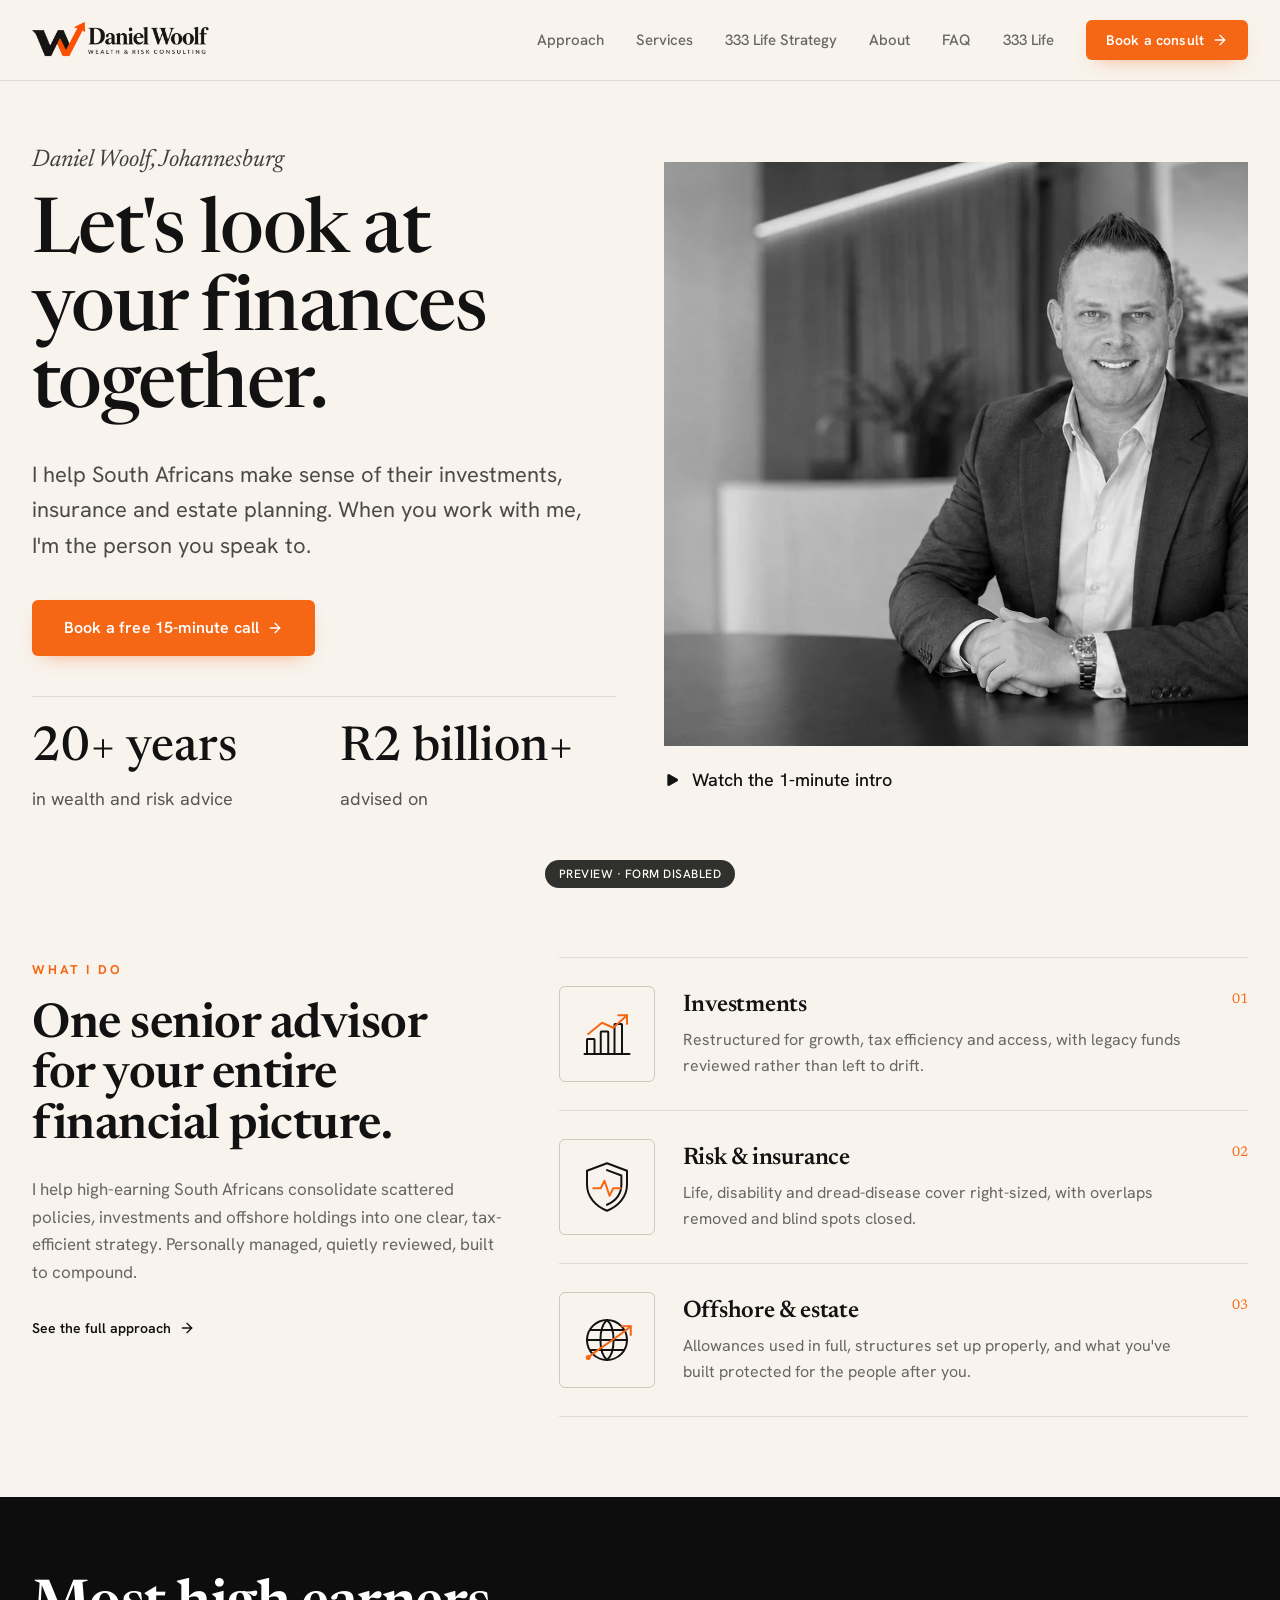
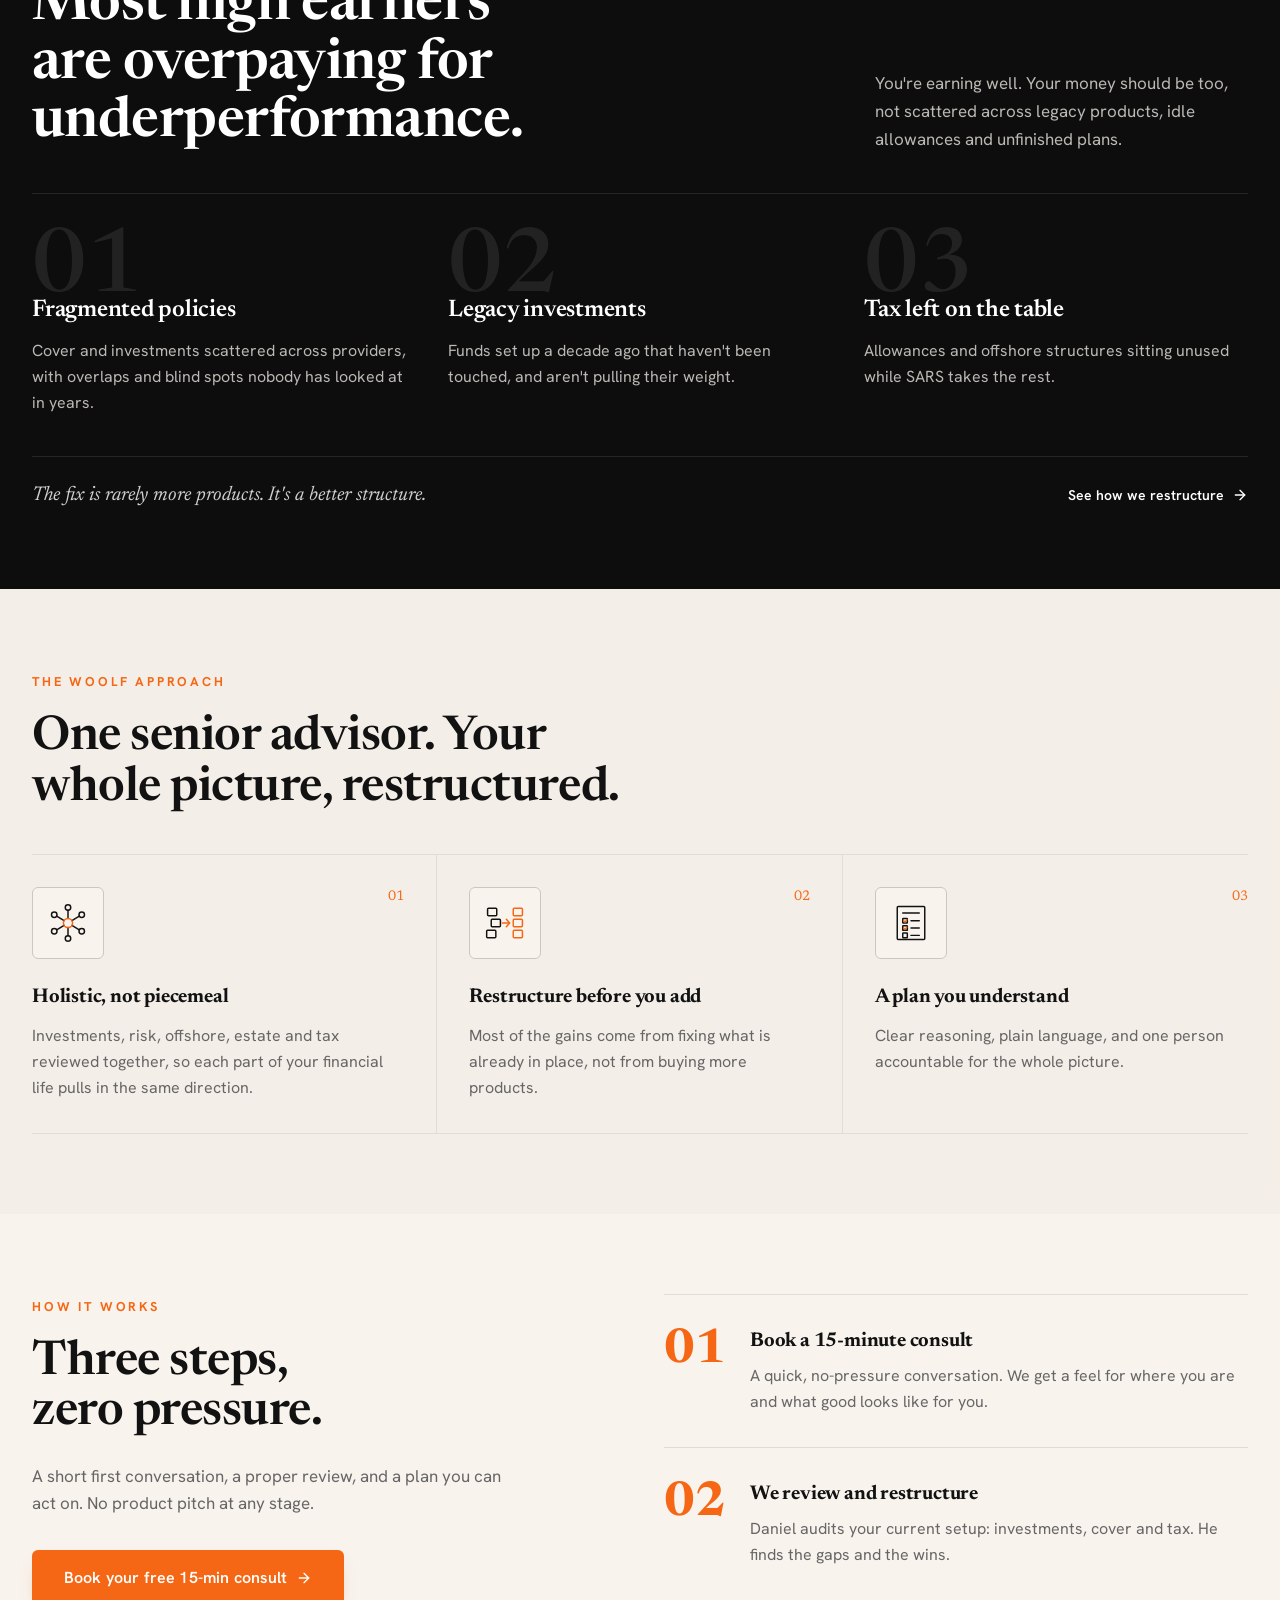
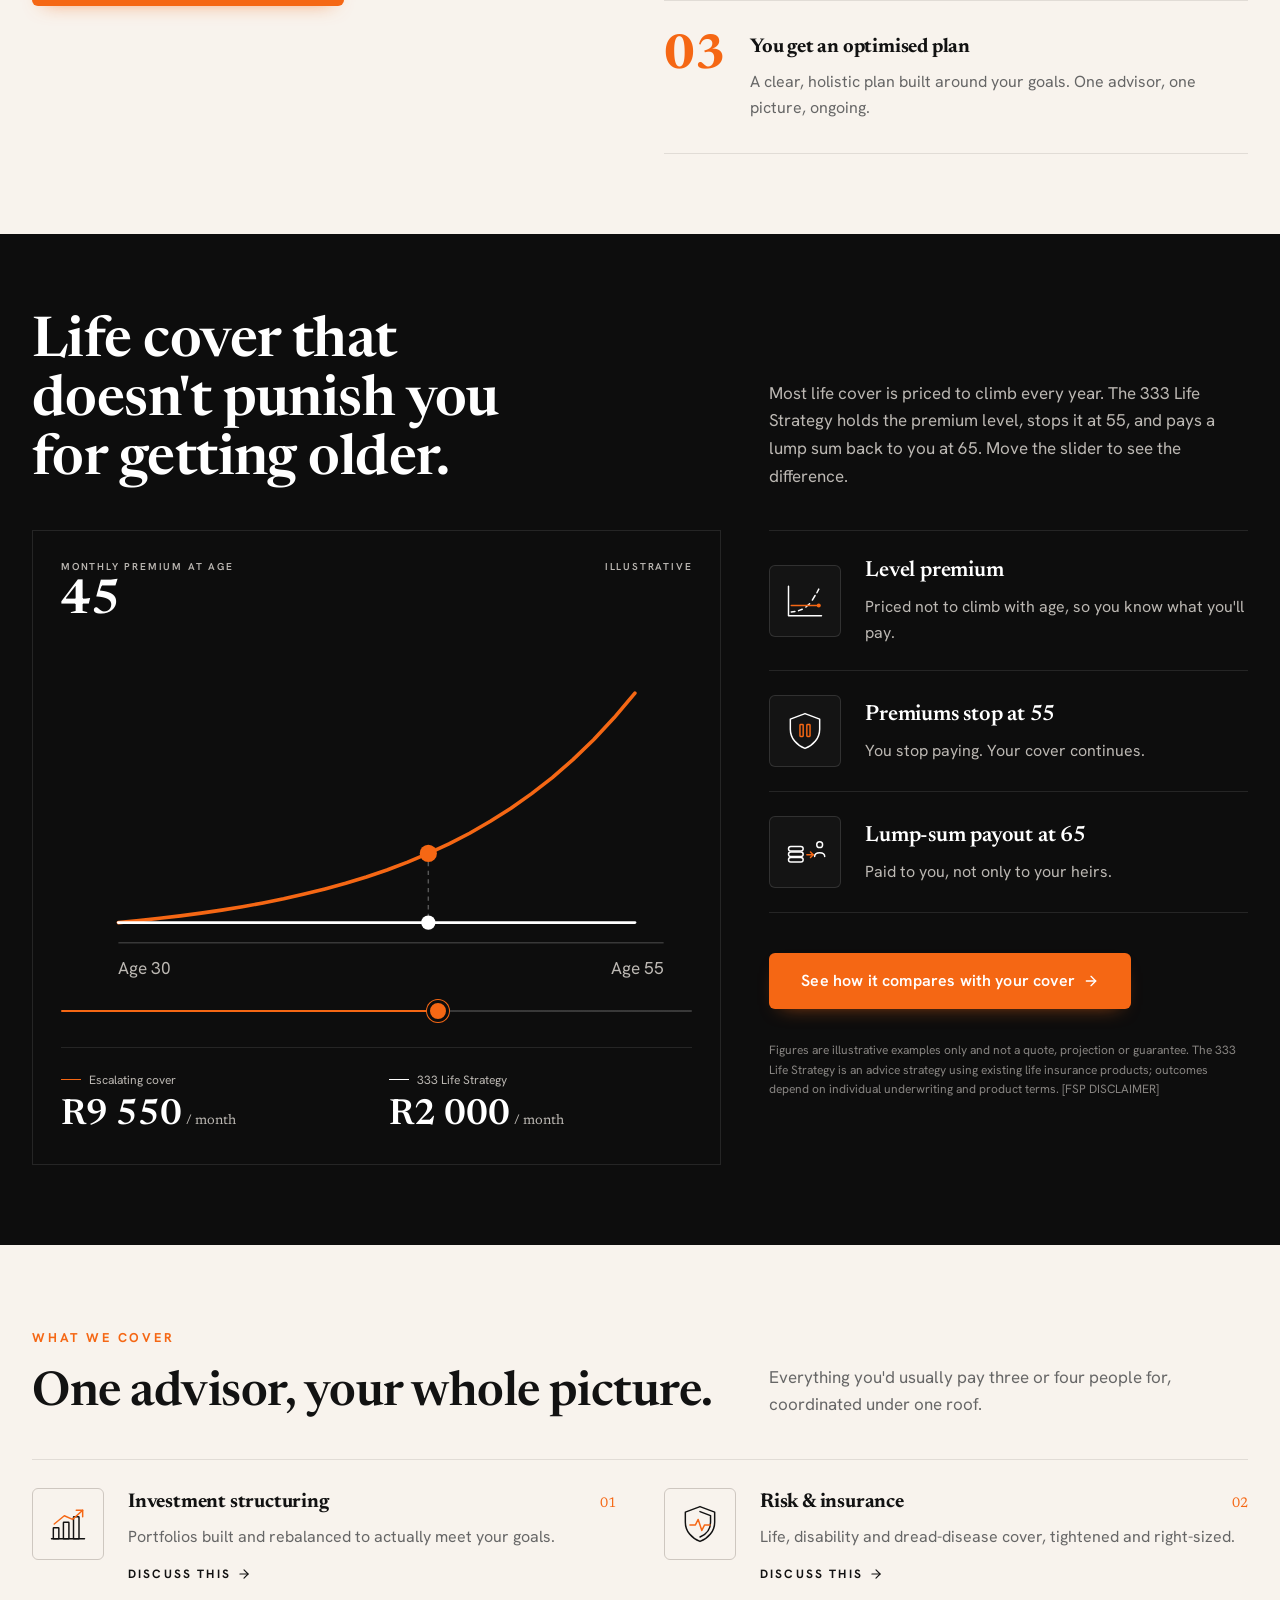
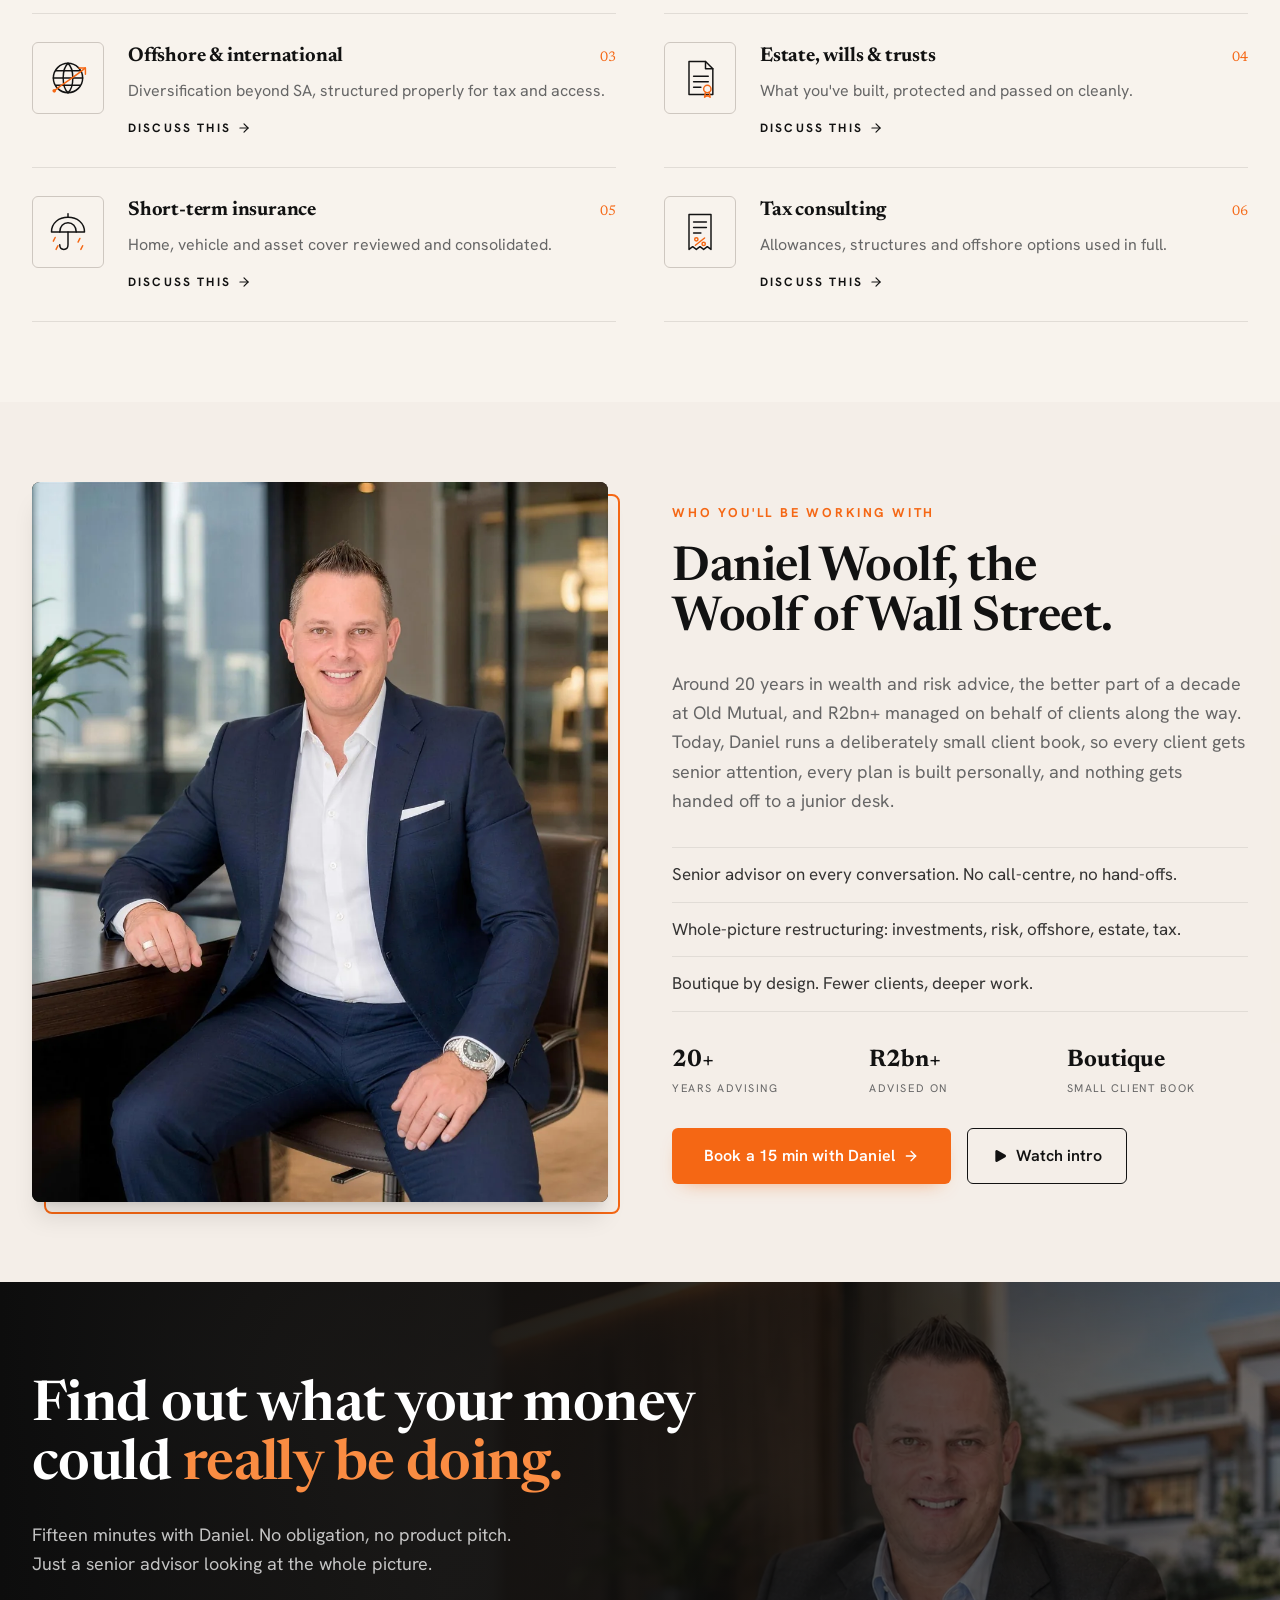
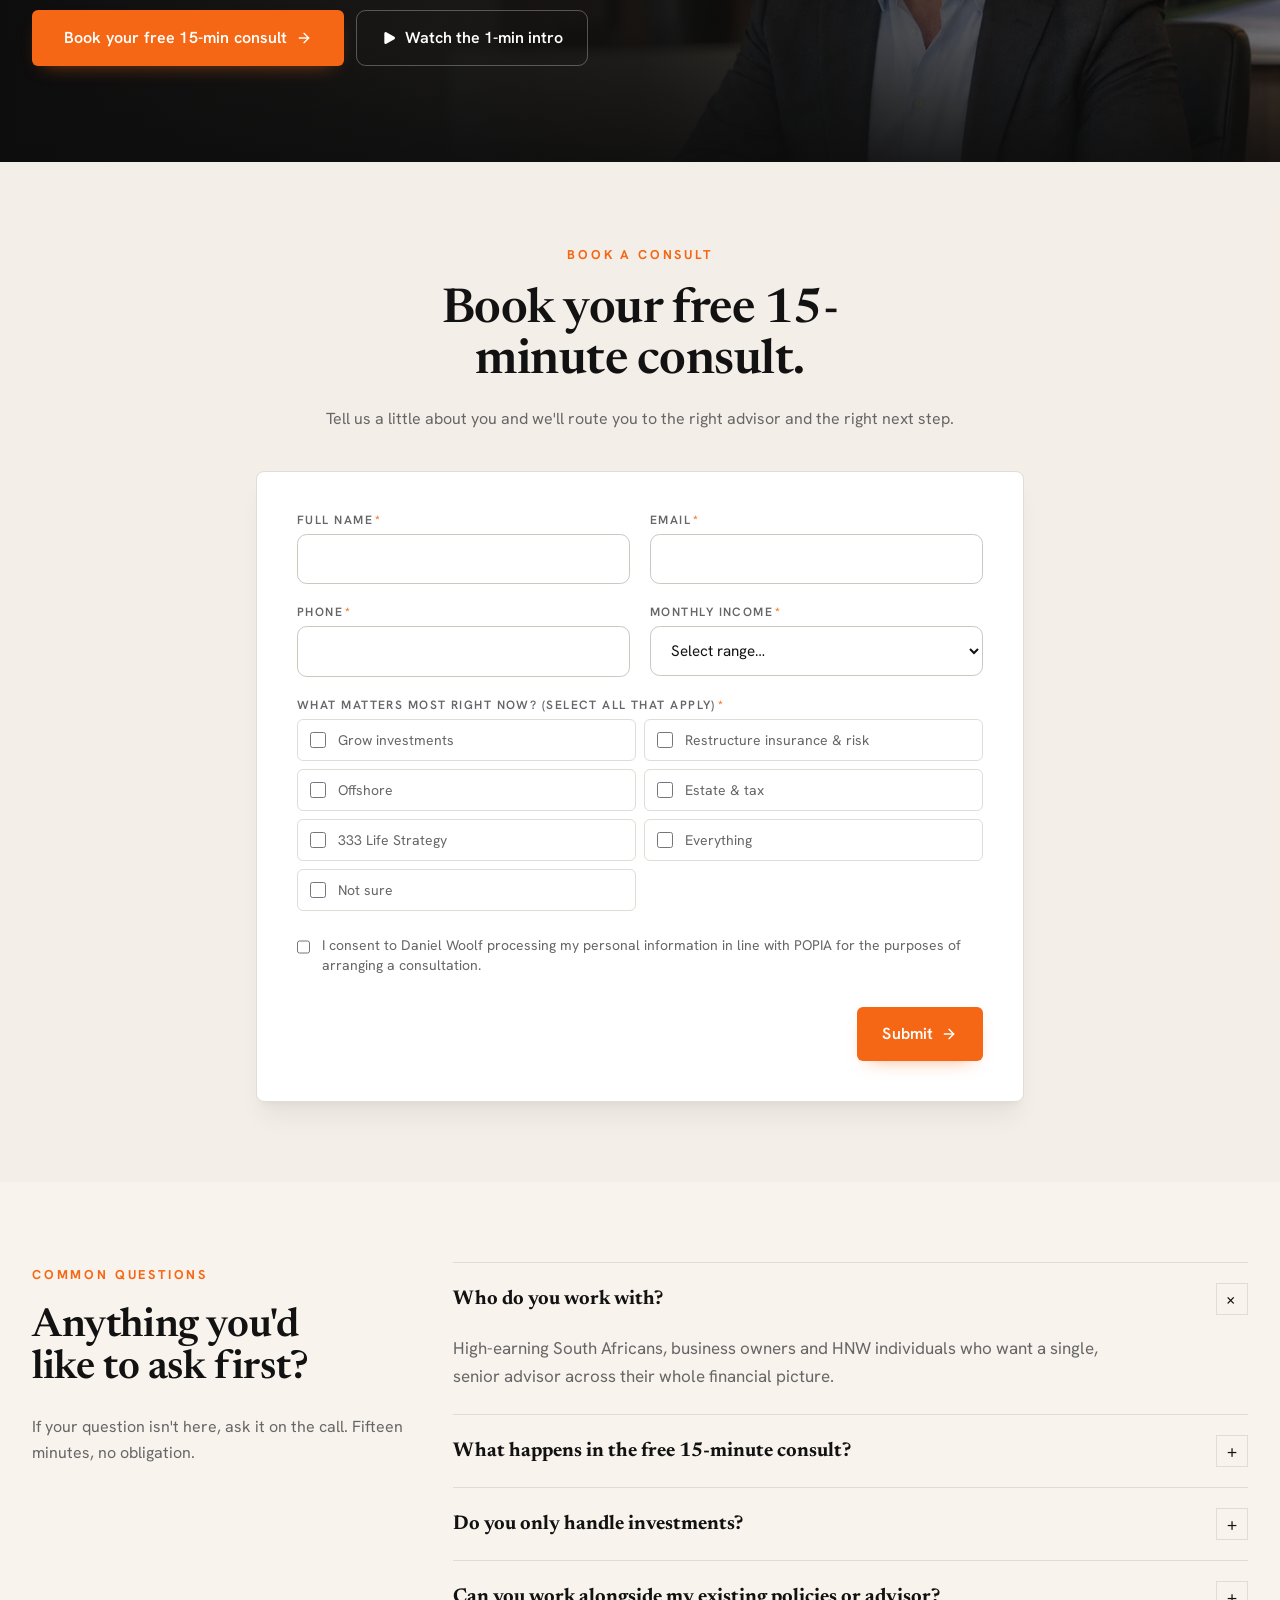
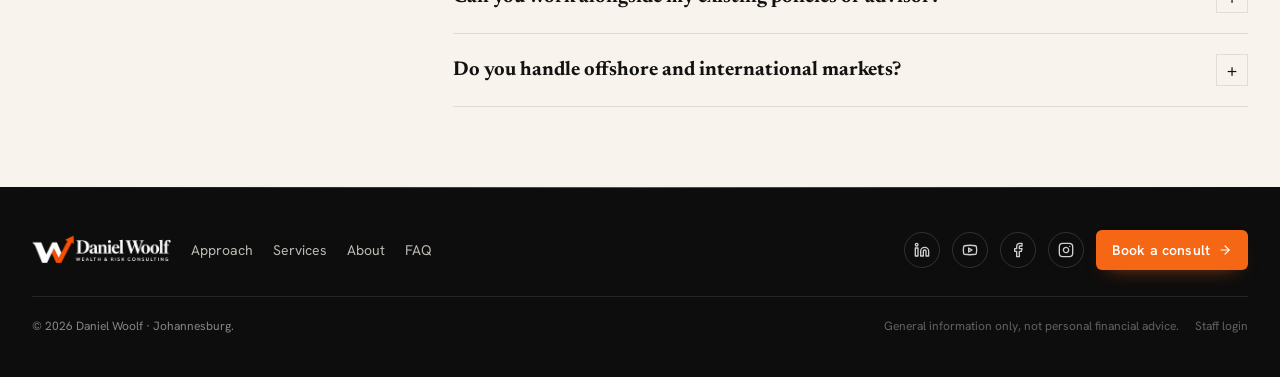
<file: index.html>
<!DOCTYPE html><html lang="en"><head><meta name="robots" content="noindex,nofollow"><meta charSet="utf-8"/><meta name="viewport" content="width=device-width, initial-scale=1"/><link rel="preload" as="image" href="logo.png"/><link rel="preload" as="image" href="daniel-about.webp" fetchPriority="high"/><link rel="preload" as="image" href="logo-white.png"/><link rel="stylesheet" href="assets/styles-ipbeACje.css" data-precedence="default"/><link rel="stylesheet" href="https://fonts.googleapis.com/css2?family=Newsreader:ital,opsz,wght@0,6..72,500;0,6..72,600;0,6..72,700;1,6..72,500&amp;family=Hanken+Grotesk:wght@400;500;600;700&amp;display=swap" data-precedence="default"/><title>Daniel Woolf | Boutique Wealth &amp; Risk Consulting, Johannesburg</title><meta name="theme-color" content="#0d0d0d"/><meta property="og:site_name" content="Daniel Woolf"/><meta name="twitter:card" content="summary_large_image"/><meta property="og:image" content="https://brimdigital111.github.io/DW-Preview/og-image.jpg"/><meta property="og:image:width" content="1200"/><meta property="og:image:height" content="630"/><meta name="twitter:image" content="https://brimdigital111.github.io/DW-Preview/og-image.jpg"/><meta name="description" content="Senior, boutique financial consulting for high-earning South Africans. Investments, risk, offshore, estate and tax, restructured to do more than they do today."/><meta name="keywords" content="financial advisor Johannesburg, wealth management South Africa, investment restructuring, risk consulting, offshore investing, estate planning, Daniel Woolf"/><meta property="og:title" content="Daniel Woolf | Boutique Wealth &amp; Risk Consulting, Johannesburg"/><meta property="og:description" content="Senior, boutique financial consulting for high-earning South Africans. Investments, risk, offshore, estate and tax, restructured to do more than they do today."/><meta property="og:type" content="website"/><meta property="og:url" content="https://brimdigital111.github.io/DW-Preview/"/><meta name="twitter:title" content="Daniel Woolf | Boutique Wealth &amp; Risk Consulting, Johannesburg"/><meta name="twitter:description" content="Senior, boutique financial consulting for high-earning South Africans. Investments, risk, offshore, estate and tax, restructured to do more than they do today."/><link rel="icon" type="image/png" sizes="64x64" href="favicon.png"/><link rel="apple-touch-icon" sizes="180x180" href="apple-touch-icon.png"/><link rel="preconnect" href="https://fonts.googleapis.com"/><link rel="preconnect" href="https://fonts.gstatic.com" crossorigin="anonymous"/><link rel="stylesheet" href="preview.css"></head><body><!--$--><div class="min-h-screen bg-background overflow-x-hidden"><style>
        .input {
          width: 100%;
          border-radius: 0.6rem;
          border: 1px solid var(--line-2);
          background: var(--card);
          padding: 0.8rem 1rem;
          font-size: 0.95rem;
          color: var(--heading);
          transition: border-color 0.2s ease, box-shadow 0.2s ease;
        }
        .input:focus { outline: none; border-color: var(--gold); box-shadow: 0 0 0 3px color-mix(in oklab, var(--gold) 22%, transparent); }
      </style><nav class="fixed top-0 left-0 right-0 z-50 border-b border-border bg-background/95 backdrop-blur"><div class="mx-auto flex h-20 max-w-[1280px] items-center justify-between gap-4 px-5 sm:px-8"><a href="#top" aria-label="Daniel Woolf home" class="whitespace-nowrap"><img src="logo.png" alt="Daniel Woolf, Wealth &amp; Risk Consulting" width="1200" height="379" decoding="async" class="h-12 w-auto sm:h-14 "/></a><div class="hidden md:flex items-center gap-4 lg:gap-8 text-[15px] font-medium text-muted-foreground"><a href="#approach" class="transition-colors hover:text-primary whitespace-nowrap ">Approach</a><a href="#services" class="transition-colors hover:text-primary whitespace-nowrap ">Services</a><a href="#life-strategy" class="transition-colors hover:text-primary whitespace-nowrap hidden xl:inline">333 Life Strategy</a><a href="#about" class="transition-colors hover:text-primary whitespace-nowrap ">About</a><a href="#faq" class="transition-colors hover:text-primary whitespace-nowrap ">FAQ</a><a class="transition-colors hover:text-primary whitespace-nowrap " href="333-life.html">333 Life</a><a href="#book" class="btn-primary !py-2.5 !px-4 lg:!px-5 !text-sm whitespace-nowrap">Book a consult <svg xmlns="http://www.w3.org/2000/svg" width="24" height="24" viewBox="0 0 24 24" fill="none" stroke="currentColor" stroke-width="2" stroke-linecap="round" stroke-linejoin="round" class="lucide lucide-arrow-right size-4" aria-hidden="true"><path d="M5 12h14"></path><path d="m12 5 7 7-7 7"></path></svg></a></div><button aria-label="Open menu" class="grid size-10 place-items-center rounded-md text-foreground md:hidden"><svg xmlns="http://www.w3.org/2000/svg" width="24" height="24" viewBox="0 0 24 24" fill="none" stroke="currentColor" stroke-width="2" stroke-linecap="round" stroke-linejoin="round" class="lucide lucide-menu size-5" aria-hidden="true"><path d="M4 5h16"></path><path d="M4 12h16"></path><path d="M4 19h16"></path></svg></button></div></nav><main><section id="top" class="bg-background pt-28 pb-12 sm:pt-32 sm:pb-14 lg:pt-36 lg:pb-16"><div class="mx-auto grid max-w-[1280px] items-center gap-12 px-5 sm:px-8 lg:grid-cols-12 lg:gap-12"><div class="lg:col-span-6"><p class="font-display text-xl italic text-foreground/80 sm:text-2xl" style="opacity:0;transform:translateY(10px)">Daniel Woolf, Johannesburg</p><h1 class="mt-5 font-display text-[2.75rem] font-medium leading-[1.02] tracking-[-0.02em] text-foreground sm:text-6xl lg:text-[4.75rem]" style="opacity:0;transform:translateY(12px)">Let&#x27;s look at your finances together.</h1><p class="mt-7 max-w-xl text-lg leading-relaxed text-foreground/75 sm:text-[1.375rem]" style="opacity:0;transform:translateY(12px)">I help South Africans make sense of their investments, insurance and estate planning. When you work with me, I&#x27;m the person you speak to.</p><div class="mt-9" style="opacity:0;transform:translateY(12px)"><a href="#book" class="btn-primary !h-14 w-full !px-8 !text-base sm:w-auto">Book a free 15-minute call <svg xmlns="http://www.w3.org/2000/svg" width="24" height="24" viewBox="0 0 24 24" fill="none" stroke="currentColor" stroke-width="2" stroke-linecap="round" stroke-linejoin="round" class="lucide lucide-arrow-right size-4" aria-hidden="true"><path d="M5 12h14"></path><path d="m12 5 7 7-7 7"></path></svg></a></div><dl class="mt-10 grid grid-cols-2 gap-8 border-t border-border pt-7" style="opacity:0;transform:translateY(12px)"><div><dd class="whitespace-nowrap font-display text-[2rem] font-medium leading-none text-foreground sm:text-5xl">20+ years</dd><dt class="mt-3 text-sm text-foreground/70 sm:text-lg">in wealth and risk advice</dt></div><div><dd class="whitespace-nowrap font-display text-[2rem] font-medium leading-none text-foreground sm:text-5xl">R2 billion+</dd><dt class="mt-3 text-sm text-foreground/70 sm:text-lg">advised on</dt></div></dl></div><div class="lg:col-span-6" style="opacity:0;transform:translateY(16px)"><img src="daniel-about.webp" alt="Daniel Woolf at his desk in Johannesburg" width="1200" height="1200" fetchPriority="high" class="aspect-square w-full object-cover object-[68%_center] grayscale"/><button type="button" class="group mt-5 inline-flex items-center gap-3 text-base font-medium text-foreground transition-colors hover:text-primary sm:text-lg"><svg xmlns="http://www.w3.org/2000/svg" width="24" height="24" viewBox="0 0 24 24" fill="none" stroke="currentColor" stroke-width="0" stroke-linecap="round" stroke-linejoin="round" class="lucide lucide-play size-4 fill-current" aria-hidden="true"><path d="M5 5a2 2 0 0 1 3.008-1.728l11.997 6.998a2 2 0 0 1 .003 3.458l-12 7A2 2 0 0 1 5 19z"></path></svg>Watch the 1-minute intro</button></div></div></section><section class="bg-background py-14 sm:py-16 lg:py-20"><div class="mx-auto max-w-[1280px] px-5 sm:px-8"><div class="grid gap-12 lg:grid-cols-12 lg:gap-12"><div style="transition-delay:0ms" class="reveal lg:col-span-5"><p class="eyebrow">What I do</p><h2 class="mt-5 font-display text-[2rem] font-semibold leading-[1.05] text-foreground sm:text-[2.5rem] lg:text-[3rem]">One senior advisor for your entire financial picture.</h2><p class="mt-6 text-base leading-relaxed text-muted-foreground sm:text-[17px]">I help high-earning South Africans consolidate scattered policies, investments and offshore holdings into one clear, tax-efficient strategy. Personally managed, quietly reviewed, built to compound.</p><a href="#approach" class="group mt-8 inline-flex items-center gap-2 text-sm font-semibold text-foreground transition-colors hover:text-primary">See the full approach<svg xmlns="http://www.w3.org/2000/svg" width="24" height="24" viewBox="0 0 24 24" fill="none" stroke="currentColor" stroke-width="2" stroke-linecap="round" stroke-linejoin="round" class="lucide lucide-arrow-right size-4 transition-transform group-hover:translate-x-1" aria-hidden="true"><path d="M5 12h14"></path><path d="m12 5 7 7-7 7"></path></svg></a></div><ol class="divide-y divide-border border-y border-border lg:col-span-7"><li style="transition-delay:0ms" class="reveal group flex items-center gap-5 py-6 sm:gap-7 sm:py-7"><span class="aicon-frame aicon-frame-lg"><svg viewBox="0 0 48 48" class="aicon aicon-live" aria-hidden="true" focusable="false"><line x1="6" y1="40" x2="42" y2="40" pathLength="1" class="d" style="--d:0s"></line><rect x="8" y="28" width="6" height="12" rx="0.5" pathLength="1" class="d grow" style="--d:0.07s"></rect><rect x="19" y="22" width="6" height="18" rx="0.5" pathLength="1" class="d grow" style="--d:0.14s"></rect><rect x="30" y="16" width="6" height="24" rx="0.5" pathLength="1" class="d grow" style="--d:0.21000000000000002s"></rect><polyline points="9,24 20,15 29,19 40,9" pathLength="1" class="d ac lift" style="--d:0.28s"></polyline><polyline points="33,9 40,9 40,16" pathLength="1" class="d ac lift" style="--d:0.35000000000000003s"></polyline></svg></span><div class="flex-1"><h3 class="font-display text-[1.375rem] font-semibold text-foreground sm:text-2xl">Investments</h3><p class="mt-1.5 text-base leading-relaxed text-muted-foreground">Restructured for growth, tax efficiency and access, with legacy funds reviewed rather than left to drift.</p></div><span class="self-start pt-1 font-display text-sm text-primary">01</span></li><li style="transition-delay:90ms" class="reveal group flex items-center gap-5 py-6 sm:gap-7 sm:py-7"><span class="aicon-frame aicon-frame-lg"><svg viewBox="0 0 48 48" class="aicon aicon-live" aria-hidden="true" focusable="false"><path d="M24 5 L40 11 V22 C40 32 33 39.5 24 43 C15 39.5 8 32 8 22 V11 Z" pathLength="1" class="d" style="--d:0s"></path><path d="M24 10.5 L35.5 14.8 V22 C35.5 29.5 30.8 35.2 24 38.2" pathLength="1" class="d" style="--d:0.07s"></path><polyline points="13,25 19,25 22,19 26,31 29,25 35,25" pathLength="1" class="d ac lift" style="--d:0.14s"></polyline></svg></span><div class="flex-1"><h3 class="font-display text-[1.375rem] font-semibold text-foreground sm:text-2xl">Risk &amp; insurance</h3><p class="mt-1.5 text-base leading-relaxed text-muted-foreground">Life, disability and dread-disease cover right-sized, with overlaps removed and blind spots closed.</p></div><span class="self-start pt-1 font-display text-sm text-primary">02</span></li><li style="transition-delay:180ms" class="reveal group flex items-center gap-5 py-6 sm:gap-7 sm:py-7"><span class="aicon-frame aicon-frame-lg"><svg viewBox="0 0 48 48" class="aicon aicon-live" aria-hidden="true" focusable="false"><circle cx="24" cy="24" r="16" pathLength="1" class="d" style="--d:0s"></circle><path d="M24 8 C17 14 17 34 24 40" pathLength="1" class="d" style="--d:0.07s"></path><path d="M24 8 C31 14 31 34 24 40" pathLength="1" class="d" style="--d:0.14s"></path><line x1="8" y1="24" x2="40" y2="24" pathLength="1" class="d" style="--d:0.21000000000000002s"></line><line x1="11" y1="16" x2="37" y2="16" pathLength="1" class="d" style="--d:0.28s"></line><line x1="11" y1="32" x2="37" y2="32" pathLength="1" class="d" style="--d:0.35000000000000003s"></line><path d="M9 38 C18 30 30 24 43 13" pathLength="1" class="d ac lift" style="--d:0.42000000000000004s"></path><polyline points="36,13 43,13 43,20" pathLength="1" class="d ac lift" style="--d:0.49000000000000005s"></polyline><circle cx="9" cy="38" r="2" pathLength="1" class="d fl" style="--d:0.56s"></circle></svg></span><div class="flex-1"><h3 class="font-display text-[1.375rem] font-semibold text-foreground sm:text-2xl">Offshore &amp; estate</h3><p class="mt-1.5 text-base leading-relaxed text-muted-foreground">Allowances used in full, structures set up properly, and what you&#x27;ve built protected for the people after you.</p></div><span class="self-start pt-1 font-display text-sm text-primary">03</span></li></ol></div></div></section><section class="bg-ink-950 py-14 sm:py-16 lg:py-20"><div class="mx-auto max-w-[1280px] px-5 sm:px-8"><div style="transition-delay:0ms" class="reveal grid gap-8 lg:grid-cols-12 lg:gap-12"><h2 class="font-display text-[2rem] font-semibold leading-[1.05] text-white sm:text-[2.5rem] lg:col-span-8 lg:text-[3.5rem]">Most high earners are overpaying for underperformance.</h2><p class="self-end text-base leading-relaxed text-ondark-muted sm:text-[17px] lg:col-span-4">You&#x27;re earning well. Your money should be too, not scattered across legacy products, idle allowances and unfinished plans.</p></div><div class="mt-10 grid gap-8 border-t border-white/10 pt-8 sm:grid-cols-3 sm:gap-8"><div style="transition-delay:0ms" class="reveal relative"><span aria-hidden="true" class="block font-display text-[4.5rem] font-medium leading-none text-white/[0.09] sm:text-[5.5rem]">0<!-- -->1</span><h3 class="-mt-5 font-display text-2xl font-semibold text-white">Fragmented policies</h3><p class="mt-3 max-w-sm text-base leading-relaxed text-ondark-muted">Cover and investments scattered across providers, with overlaps and blind spots nobody has looked at in years.</p></div><div style="transition-delay:110ms" class="reveal relative"><span aria-hidden="true" class="block font-display text-[4.5rem] font-medium leading-none text-white/[0.09] sm:text-[5.5rem]">0<!-- -->2</span><h3 class="-mt-5 font-display text-2xl font-semibold text-white">Legacy investments</h3><p class="mt-3 max-w-sm text-base leading-relaxed text-ondark-muted">Funds set up a decade ago that haven&#x27;t been touched, and aren&#x27;t pulling their weight.</p></div><div style="transition-delay:220ms" class="reveal relative"><span aria-hidden="true" class="block font-display text-[4.5rem] font-medium leading-none text-white/[0.09] sm:text-[5.5rem]">0<!-- -->3</span><h3 class="-mt-5 font-display text-2xl font-semibold text-white">Tax left on the table</h3><p class="mt-3 max-w-sm text-base leading-relaxed text-ondark-muted">Allowances and offshore structures sitting unused while SARS takes the rest.</p></div></div><div style="transition-delay:200ms" class="reveal mt-10 flex flex-col gap-4 border-t border-white/10 pt-6 sm:flex-row sm:items-center sm:justify-between"><p class="font-display text-lg italic text-white/80 sm:text-xl">The fix is rarely more products. It&#x27;s a better structure.</p><a href="#approach" class="group inline-flex items-center gap-2 text-sm font-semibold text-white transition-colors hover:text-primary">See how we restructure<svg xmlns="http://www.w3.org/2000/svg" width="24" height="24" viewBox="0 0 24 24" fill="none" stroke="currentColor" stroke-width="2" stroke-linecap="round" stroke-linejoin="round" class="lucide lucide-arrow-right size-4 transition-transform group-hover:translate-x-1" aria-hidden="true"><path d="M5 12h14"></path><path d="m12 5 7 7-7 7"></path></svg></a></div></div></section><section id="approach" class="scroll-mt-10 bg-secondary/40 py-14 sm:py-16 lg:py-20"><div class="mx-auto max-w-[1280px] px-5 sm:px-8"><div style="transition-delay:0ms" class="reveal max-w-3xl"><p class="eyebrow">The Woolf approach</p><h2 class="mt-5 font-display text-[2rem] font-semibold leading-[1.05] text-foreground sm:text-[2.5rem] lg:text-[3rem]">One senior advisor. Your whole picture, restructured.</h2></div><div class="mt-10 grid divide-y divide-border border-y border-border sm:grid-cols-3 sm:divide-x sm:divide-y-0"><div style="transition-delay:0ms" class="reveal group py-8 sm:px-8 sm:first:pl-0 sm:last:pr-0"><div class="flex items-start justify-between"><span class="aicon-frame"><svg viewBox="0 0 48 48" class="aicon " aria-hidden="true" focusable="false"><circle cx="24" cy="7" r="3" pathLength="1" class="d" style="--d:0s"></circle><circle cx="39" cy="15" r="3" pathLength="1" class="d" style="--d:0.07s"></circle><circle cx="39" cy="33" r="3" pathLength="1" class="d" style="--d:0.14s"></circle><circle cx="24" cy="41" r="3" pathLength="1" class="d" style="--d:0.21000000000000002s"></circle><circle cx="9" cy="33" r="3" pathLength="1" class="d" style="--d:0.28s"></circle><circle cx="9" cy="15" r="3" pathLength="1" class="d" style="--d:0.35000000000000003s"></circle><line x1="24" y1="19" x2="24" y2="10" pathLength="1" class="d" style="--d:0.42000000000000004s"></line><line x1="28.3" y1="21.5" x2="36.3" y2="16.5" pathLength="1" class="d" style="--d:0.49000000000000005s"></line><line x1="28.3" y1="26.5" x2="36.3" y2="31.5" pathLength="1" class="d" style="--d:0.56s"></line><line x1="24" y1="29" x2="24" y2="38" pathLength="1" class="d" style="--d:0.6300000000000001s"></line><line x1="19.7" y1="26.5" x2="11.7" y2="31.5" pathLength="1" class="d" style="--d:0.7000000000000001s"></line><line x1="19.7" y1="21.5" x2="11.7" y2="16.5" pathLength="1" class="d" style="--d:0.77s"></line><circle cx="24" cy="24" r="5" pathLength="1" class="d ac lift" style="--d:0.8400000000000001s"></circle></svg></span><span class="font-display text-sm text-primary">0<!-- -->1</span></div><h3 class="mt-6 font-display text-xl font-bold text-foreground">Holistic, not piecemeal</h3><p class="mt-3 text-base leading-relaxed text-muted-foreground">Investments, risk, offshore, estate and tax reviewed together, so each part of your financial life pulls in the same direction.</p></div><div style="transition-delay:90ms" class="reveal group py-8 sm:px-8 sm:first:pl-0 sm:last:pr-0"><div class="flex items-start justify-between"><span class="aicon-frame"><svg viewBox="0 0 48 48" class="aicon " aria-hidden="true" focusable="false"><rect x="5" y="8" width="10" height="8" rx="1" pathLength="1" class="d" style="--d:0s"></rect><rect x="9" y="20" width="10" height="8" rx="1" pathLength="1" class="d" style="--d:0.07s"></rect><rect x="4" y="32" width="10" height="8" rx="1" pathLength="1" class="d" style="--d:0.14s"></rect><line x1="21" y1="24" x2="29" y2="24" pathLength="1" class="d ac lift" style="--d:0.21000000000000002s"></line><polyline points="25.5,20 29,24 25.5,28" pathLength="1" class="d ac lift" style="--d:0.28s"></polyline><rect x="33" y="8" width="10" height="8" rx="1" pathLength="1" class="d ac" style="--d:0.35000000000000003s"></rect><rect x="33" y="20" width="10" height="8" rx="1" pathLength="1" class="d ac" style="--d:0.42000000000000004s"></rect><rect x="33" y="32" width="10" height="8" rx="1" pathLength="1" class="d ac" style="--d:0.49000000000000005s"></rect></svg></span><span class="font-display text-sm text-primary">0<!-- -->2</span></div><h3 class="mt-6 font-display text-xl font-bold text-foreground">Restructure before you add</h3><p class="mt-3 text-base leading-relaxed text-muted-foreground">Most of the gains come from fixing what is already in place, not from buying more products.</p></div><div style="transition-delay:180ms" class="reveal group py-8 sm:px-8 sm:first:pl-0 sm:last:pr-0"><div class="flex items-start justify-between"><span class="aicon-frame"><svg viewBox="0 0 48 48" class="aicon " aria-hidden="true" focusable="false"><rect x="9" y="6" width="30" height="36" rx="1" pathLength="1" class="d" style="--d:0s"></rect><line x1="15" y1="13" x2="33" y2="13" pathLength="1" class="d" style="--d:0.07s"></line><rect x="15" y="19" width="5" height="5" rx="0.5" pathLength="1" class="d" style="--d:0.14s"></rect><rect x="15" y="27" width="5" height="5" rx="0.5" pathLength="1" class="d" style="--d:0.21000000000000002s"></rect><rect x="15" y="35" width="5" height="5" rx="0.5" pathLength="1" class="d" style="--d:0.28s"></rect><line x1="24" y1="21.5" x2="33" y2="21.5" pathLength="1" class="d" style="--d:0.35000000000000003s"></line><line x1="24" y1="29.5" x2="33" y2="29.5" pathLength="1" class="d" style="--d:0.42000000000000004s"></line><line x1="24" y1="37.5" x2="33" y2="37.5" pathLength="1" class="d" style="--d:0.49000000000000005s"></line><polyline points="16,21.5 17.5,23 19.5,20.5" pathLength="1" class="d ac lift" style="--d:0.56s"></polyline><polyline points="16,29.5 17.5,31 19.5,28.5" pathLength="1" class="d ac lift" style="--d:0.6300000000000001s"></polyline></svg></span><span class="font-display text-sm text-primary">0<!-- -->3</span></div><h3 class="mt-6 font-display text-xl font-bold text-foreground">A plan you understand</h3><p class="mt-3 text-base leading-relaxed text-muted-foreground">Clear reasoning, plain language, and one person accountable for the whole picture.</p></div></div></div></section><section class="bg-background py-14 sm:py-16 lg:py-20"><div class="mx-auto max-w-[1280px] px-5 sm:px-8"><div class="grid gap-12 lg:grid-cols-12 lg:gap-12"><div style="transition-delay:0ms" class="reveal lg:col-span-5"><p class="eyebrow">How it works</p><h2 class="mt-5 font-display text-[2rem] font-semibold leading-[1.05] text-foreground sm:text-[2.5rem] lg:text-[3rem]">Three steps, zero pressure.</h2><p class="mt-6 text-base leading-relaxed text-muted-foreground sm:text-[17px]">A short first conversation, a proper review, and a plan you can act on. No product pitch at any stage.</p><a href="#book" class="btn-primary mt-8 !h-14 !px-8 !text-base">Book your free 15-min consult <svg xmlns="http://www.w3.org/2000/svg" width="24" height="24" viewBox="0 0 24 24" fill="none" stroke="currentColor" stroke-width="2" stroke-linecap="round" stroke-linejoin="round" class="lucide lucide-arrow-right size-4" aria-hidden="true"><path d="M5 12h14"></path><path d="m12 5 7 7-7 7"></path></svg></a></div><ol class="divide-y divide-border border-y border-border lg:col-span-6 lg:col-start-7"><li style="transition-delay:0ms" class="reveal grid grid-cols-[auto_1fr] gap-6 py-8"><span class="font-display text-4xl font-bold leading-none text-primary sm:text-5xl">01</span><div><h3 class="font-display text-xl font-bold text-foreground">Book a 15-minute consult</h3><p class="mt-2 text-base leading-relaxed text-muted-foreground">A quick, no-pressure conversation. We get a feel for where you are and what good looks like for you.</p></div></li><li style="transition-delay:110ms" class="reveal grid grid-cols-[auto_1fr] gap-6 py-8"><span class="font-display text-4xl font-bold leading-none text-primary sm:text-5xl">02</span><div><h3 class="font-display text-xl font-bold text-foreground">We review and restructure</h3><p class="mt-2 text-base leading-relaxed text-muted-foreground">Daniel audits your current setup: investments, cover and tax. He finds the gaps and the wins.</p></div></li><li style="transition-delay:220ms" class="reveal grid grid-cols-[auto_1fr] gap-6 py-8"><span class="font-display text-4xl font-bold leading-none text-primary sm:text-5xl">03</span><div><h3 class="font-display text-xl font-bold text-foreground">You get an optimised plan</h3><p class="mt-2 text-base leading-relaxed text-muted-foreground">A clear, holistic plan built around your goals. One advisor, one picture, ongoing.</p></div></li></ol></div></div></section><section id="life-strategy" class="scroll-mt-10 bg-ink-950 py-14 sm:py-16 lg:py-20"><style>
        .ls-line { stroke-dasharray: 1; stroke-dashoffset: 1; transition: stroke-dashoffset 1.6s cubic-bezier(.65,0,.35,1) .2s; }
        .ls-in .ls-line { stroke-dashoffset: 0; }
        .ls-marker { transition: transform .35s cubic-bezier(.22,1,.36,1); }
        .ls-range { -webkit-appearance: none; appearance: none; width: 100%; height: 2px; background: linear-gradient(to right, var(--gold) var(--p, 60%), rgb(255 255 255 / 0.18) var(--p, 60%)); border-radius: 2px; outline: none; }
        .ls-range::-webkit-slider-thumb { -webkit-appearance: none; appearance: none; width: 22px; height: 22px; border-radius: 9999px; background: var(--gold); border: 3px solid var(--ink-950); box-shadow: 0 0 0 1px var(--gold); cursor: pointer; }
        .ls-range::-moz-range-thumb { width: 22px; height: 22px; border-radius: 9999px; background: var(--gold); border: 3px solid var(--ink-950); box-shadow: 0 0 0 1px var(--gold); cursor: pointer; }
        .ls-range:focus-visible { outline: 2px solid var(--gold); outline-offset: 6px; }
        @media (prefers-reduced-motion: reduce) { .ls-line { stroke-dashoffset: 0; transition: none; } .ls-marker { transition: none; } }
      </style><div class="mx-auto max-w-[1280px] px-5 sm:px-8"><div style="transition-delay:0ms" class="reveal grid gap-6 lg:grid-cols-12 lg:gap-12"><h2 class="font-display text-[2rem] font-semibold leading-[1.05] text-white sm:text-[2.5rem] lg:col-span-7 lg:text-[3.5rem]">Life cover that doesn&#x27;t punish you for getting older.</h2><p class="self-end text-base leading-relaxed text-ondark-muted sm:text-[17px] lg:col-span-5">Most life cover is priced to climb every year. The 333 Life Strategy holds the premium level, stops it at 55, and pays a lump sum back to you at 65. Move the slider to see the difference.</p></div><div class="mt-10 grid gap-10 lg:grid-cols-12 lg:gap-12"><div style="transition-delay:0ms" class="reveal lg:col-span-7"><div class="border border-white/10 p-5 sm:p-7 "><div class="flex items-start justify-between gap-4"><div><p class="text-[10px] font-semibold uppercase tracking-[0.18em] text-ondark-muted">Monthly premium at age</p><p class="mt-1 font-display text-5xl font-semibold leading-none text-white tabular-nums">45</p></div><span class="text-[10px] font-semibold uppercase tracking-[0.18em] text-ondark-muted">Illustrative</span></div><svg viewBox="0 0 440 240" class="mt-6 w-full" role="img" aria-label="Illustrative chart. At age 45 an escalating premium is about R9 550 a month while the 333 Life Strategy stays at R2 000."><line x1="40" y1="204" x2="420" y2="204" class="stroke-ink-700" stroke-width="1"></line><polyline points="40.0,190.0 54.4,188.6 68.8,187.0 83.2,185.3 97.6,183.4 112.0,181.3 126.4,178.9 140.8,176.3 155.2,173.4 169.6,170.1 184.0,166.5 198.4,162.6 212.8,158.2 227.2,153.3 241.6,147.8 256.0,141.8 270.4,135.1 284.8,127.7 299.2,119.4 313.6,110.3 328.0,100.1 342.4,88.9 356.8,76.4 371.2,62.5 385.6,47.1 400.0,30.0" fill="none" pathLength="1" class="ls-line stroke-primary" stroke-width="2.5" stroke-linejoin="round" stroke-linecap="round"></polyline><line x1="40" y1="190" x2="400" y2="190" class="stroke-ondark" stroke-width="2" stroke-linecap="round"></line><g class="ls-marker" style="transform:translate(256px, 0px)"><line x1="0" y1="141.7887067555884" x2="0" y2="190" class="stroke-ondark/30" stroke-width="1" stroke-dasharray="3 3"></line><circle cx="0" cy="141.7887067555884" r="6" class="fill-primary"></circle><circle cx="0" cy="190" r="5" class="fill-ondark"></circle></g><text x="40" y="226" class="fill-ondark-muted" font-size="12">Age 30</text><text x="420" y="226" text-anchor="end" class="fill-ondark-muted" font-size="12">Age 55</text></svg><input type="range" min="30" max="55" step="1" aria-label="Age" class="ls-range mt-2" style="--p:60%" value="45"/><dl class="mt-7 grid grid-cols-2 gap-6 border-t border-white/10 pt-6"><div><dt class="flex items-center gap-2 text-xs text-ondark-muted"><span class="h-px w-5 bg-primary"></span>Escalating cover</dt><dd class="mt-2 whitespace-nowrap font-display text-2xl font-semibold text-white tabular-nums sm:text-4xl">R9 550<span class="ml-1 text-xs font-normal text-ondark-muted sm:text-sm">/ month</span></dd></div><div><dt class="flex items-center gap-2 text-xs text-ondark-muted"><span class="h-px w-5 bg-ondark"></span>333 Life Strategy</dt><dd class="mt-2 whitespace-nowrap font-display text-2xl font-semibold text-white tabular-nums sm:text-4xl">R2 000<span class="ml-1 text-xs font-normal text-ondark-muted sm:text-sm">/ month</span></dd></div></dl></div></div><div class="lg:col-span-5"><ol class="divide-y divide-white/10 border-y border-white/10"><li style="transition-delay:0ms" class="reveal group flex items-center gap-6 py-6"><span class="aicon-frame aicon-frame-dark"><svg viewBox="0 0 48 48" class="aicon aicon-ondark" aria-hidden="true" focusable="false"><polyline points="6,8 6,40 42,40" pathLength="1" class="d" style="--d:0s"></polyline><line x1="9" y1="36" x2="13" y2="35.5" pathLength="1" class="d" style="--d:0.07s"></line><line x1="17" y1="34.5" x2="21" y2="33" pathLength="1" class="d" style="--d:0.14s"></line><line x1="25" y1="30.5" x2="29" y2="27" pathLength="1" class="d" style="--d:0.21000000000000002s"></line><line x1="32" y1="23" x2="35" y2="18" pathLength="1" class="d" style="--d:0.28s"></line><line x1="37" y1="15" x2="39" y2="11" pathLength="1" class="d" style="--d:0.35000000000000003s"></line><line x1="9" y1="29" x2="39" y2="29" pathLength="1" class="d ac lift" style="--d:0.42000000000000004s"></line><circle cx="39" cy="29" r="2.2" pathLength="1" class="d fl" style="--d:0.49000000000000005s"></circle></svg></span><div><h3 class="font-display text-[1.375rem] font-semibold text-white">Level premium</h3><p class="mt-1.5 text-base leading-relaxed text-ondark-muted">Priced not to climb with age, so you know what you&#x27;ll pay.</p></div></li><li style="transition-delay:100ms" class="reveal group flex items-center gap-6 py-6"><span class="aicon-frame aicon-frame-dark"><svg viewBox="0 0 48 48" class="aicon aicon-ondark" aria-hidden="true" focusable="false"><path d="M24 5 L40 11 V22 C40 32 33 39.5 24 43 C15 39.5 8 32 8 22 V11 Z" pathLength="1" class="d" style="--d:0s"></path><rect x="18.5" y="17" width="3.5" height="13" rx="0.8" pathLength="1" class="d ac lift" style="--d:0.07s"></rect><rect x="26" y="17" width="3.5" height="13" rx="0.8" pathLength="1" class="d ac lift" style="--d:0.14s"></rect></svg></span><div><h3 class="font-display text-[1.375rem] font-semibold text-white">Premiums stop at 55</h3><p class="mt-1.5 text-base leading-relaxed text-ondark-muted">You stop paying. Your cover continues.</p></div></li><li style="transition-delay:200ms" class="reveal group flex items-center gap-6 py-6"><span class="aicon-frame aicon-frame-dark"><svg viewBox="0 0 48 48" class="aicon aicon-ondark" aria-hidden="true" focusable="false"><rect x="6" y="30" width="16" height="5" rx="2.5" pathLength="1" class="d" style="--d:0s"></rect><rect x="6" y="24" width="16" height="5" rx="2.5" pathLength="1" class="d" style="--d:0.07s"></rect><rect x="6" y="18" width="16" height="5" rx="2.5" pathLength="1" class="d" style="--d:0.14s"></rect><line x1="26" y1="27" x2="33" y2="27" pathLength="1" class="d ac lift" style="--d:0.21000000000000002s"></line><polyline points="30,24 33,27 30,30" pathLength="1" class="d ac lift" style="--d:0.28s"></polyline><circle cx="40" cy="16" r="3.2" pathLength="1" class="d" style="--d:0.35000000000000003s"></circle><path d="M34.5 29 C34.5 23.5 45.5 23.5 45.5 29" pathLength="1" class="d" style="--d:0.42000000000000004s"></path></svg></span><div><h3 class="font-display text-[1.375rem] font-semibold text-white">Lump-sum payout at 65</h3><p class="mt-1.5 text-base leading-relaxed text-ondark-muted">Paid to you, not only to your heirs.</p></div></li></ol><div style="transition-delay:0ms" class="reveal mt-10"><a href="#book" class="btn-primary !h-14 !px-8 !text-base">See how it compares with your cover <svg xmlns="http://www.w3.org/2000/svg" width="24" height="24" viewBox="0 0 24 24" fill="none" stroke="currentColor" stroke-width="2" stroke-linecap="round" stroke-linejoin="round" class="lucide lucide-arrow-right size-4" aria-hidden="true"><path d="M5 12h14"></path><path d="m12 5 7 7-7 7"></path></svg></a><p class="mt-8 text-xs leading-relaxed text-ondark-muted/70">Figures are illustrative examples only and not a quote, projection or guarantee. The 333 Life Strategy is an advice strategy using existing life insurance products; outcomes depend on individual underwriting and product terms. [FSP DISCLAIMER]</p></div></div></div></div></section><section id="services" class="scroll-mt-10 bg-background py-14 sm:py-16 lg:py-20"><div class="mx-auto max-w-[1280px] px-5 sm:px-8"><div style="transition-delay:0ms" class="reveal grid gap-6 lg:grid-cols-12 lg:gap-12"><div class="lg:col-span-7"><p class="eyebrow">What we cover</p><h2 class="mt-5 font-display text-[2rem] font-semibold leading-[1.05] text-foreground sm:text-[2.5rem] lg:text-[3rem]">One advisor, your whole picture.</h2></div><p class="self-end text-base leading-relaxed text-muted-foreground lg:col-span-5 sm:text-[17px]">Everything you&#x27;d usually pay three or four people for, coordinated under one roof.</p></div><ol class="mt-10 grid border-t border-border sm:grid-cols-2 sm:gap-x-12"><li style="transition-delay:0ms" class="reveal group flex gap-6 border-b border-border py-7"><span class="aicon-frame"><svg viewBox="0 0 48 48" class="aicon " aria-hidden="true" focusable="false"><line x1="6" y1="40" x2="42" y2="40" pathLength="1" class="d" style="--d:0s"></line><rect x="8" y="28" width="6" height="12" rx="0.5" pathLength="1" class="d grow" style="--d:0.07s"></rect><rect x="19" y="22" width="6" height="18" rx="0.5" pathLength="1" class="d grow" style="--d:0.14s"></rect><rect x="30" y="16" width="6" height="24" rx="0.5" pathLength="1" class="d grow" style="--d:0.21000000000000002s"></rect><polyline points="9,24 20,15 29,19 40,9" pathLength="1" class="d ac lift" style="--d:0.28s"></polyline><polyline points="33,9 40,9 40,16" pathLength="1" class="d ac lift" style="--d:0.35000000000000003s"></polyline></svg></span><div class="flex-1"><div class="flex items-baseline justify-between gap-4"><h3 class="font-display text-xl font-bold text-foreground">Investment structuring</h3><span class="font-display text-sm text-primary">0<!-- -->1</span></div><p class="mt-2 text-base leading-relaxed text-muted-foreground">Portfolios built and rebalanced to actually meet your goals.</p><a href="#book" class="group mt-4 inline-flex items-center gap-1.5 text-xs font-bold uppercase tracking-[0.18em] text-foreground transition-colors hover:text-primary">Discuss this <svg xmlns="http://www.w3.org/2000/svg" width="24" height="24" viewBox="0 0 24 24" fill="none" stroke="currentColor" stroke-width="2" stroke-linecap="round" stroke-linejoin="round" class="lucide lucide-arrow-right size-3.5 transition-transform group-hover:translate-x-1" aria-hidden="true"><path d="M5 12h14"></path><path d="m12 5 7 7-7 7"></path></svg></a></div></li><li style="transition-delay:80ms" class="reveal group flex gap-6 border-b border-border py-7"><span class="aicon-frame"><svg viewBox="0 0 48 48" class="aicon " aria-hidden="true" focusable="false"><path d="M24 5 L40 11 V22 C40 32 33 39.5 24 43 C15 39.5 8 32 8 22 V11 Z" pathLength="1" class="d" style="--d:0s"></path><path d="M24 10.5 L35.5 14.8 V22 C35.5 29.5 30.8 35.2 24 38.2" pathLength="1" class="d" style="--d:0.07s"></path><polyline points="13,25 19,25 22,19 26,31 29,25 35,25" pathLength="1" class="d ac lift" style="--d:0.14s"></polyline></svg></span><div class="flex-1"><div class="flex items-baseline justify-between gap-4"><h3 class="font-display text-xl font-bold text-foreground">Risk &amp; insurance</h3><span class="font-display text-sm text-primary">0<!-- -->2</span></div><p class="mt-2 text-base leading-relaxed text-muted-foreground">Life, disability and dread-disease cover, tightened and right-sized.</p><a href="#book" class="group mt-4 inline-flex items-center gap-1.5 text-xs font-bold uppercase tracking-[0.18em] text-foreground transition-colors hover:text-primary">Discuss this <svg xmlns="http://www.w3.org/2000/svg" width="24" height="24" viewBox="0 0 24 24" fill="none" stroke="currentColor" stroke-width="2" stroke-linecap="round" stroke-linejoin="round" class="lucide lucide-arrow-right size-3.5 transition-transform group-hover:translate-x-1" aria-hidden="true"><path d="M5 12h14"></path><path d="m12 5 7 7-7 7"></path></svg></a></div></li><li style="transition-delay:0ms" class="reveal group flex gap-6 border-b border-border py-7"><span class="aicon-frame"><svg viewBox="0 0 48 48" class="aicon " aria-hidden="true" focusable="false"><circle cx="24" cy="24" r="16" pathLength="1" class="d" style="--d:0s"></circle><path d="M24 8 C17 14 17 34 24 40" pathLength="1" class="d" style="--d:0.07s"></path><path d="M24 8 C31 14 31 34 24 40" pathLength="1" class="d" style="--d:0.14s"></path><line x1="8" y1="24" x2="40" y2="24" pathLength="1" class="d" style="--d:0.21000000000000002s"></line><line x1="11" y1="16" x2="37" y2="16" pathLength="1" class="d" style="--d:0.28s"></line><line x1="11" y1="32" x2="37" y2="32" pathLength="1" class="d" style="--d:0.35000000000000003s"></line><path d="M9 38 C18 30 30 24 43 13" pathLength="1" class="d ac lift" style="--d:0.42000000000000004s"></path><polyline points="36,13 43,13 43,20" pathLength="1" class="d ac lift" style="--d:0.49000000000000005s"></polyline><circle cx="9" cy="38" r="2" pathLength="1" class="d fl" style="--d:0.56s"></circle></svg></span><div class="flex-1"><div class="flex items-baseline justify-between gap-4"><h3 class="font-display text-xl font-bold text-foreground">Offshore &amp; international</h3><span class="font-display text-sm text-primary">0<!-- -->3</span></div><p class="mt-2 text-base leading-relaxed text-muted-foreground">Diversification beyond SA, structured properly for tax and access.</p><a href="#book" class="group mt-4 inline-flex items-center gap-1.5 text-xs font-bold uppercase tracking-[0.18em] text-foreground transition-colors hover:text-primary">Discuss this <svg xmlns="http://www.w3.org/2000/svg" width="24" height="24" viewBox="0 0 24 24" fill="none" stroke="currentColor" stroke-width="2" stroke-linecap="round" stroke-linejoin="round" class="lucide lucide-arrow-right size-3.5 transition-transform group-hover:translate-x-1" aria-hidden="true"><path d="M5 12h14"></path><path d="m12 5 7 7-7 7"></path></svg></a></div></li><li style="transition-delay:80ms" class="reveal group flex gap-6 border-b border-border py-7"><span class="aicon-frame"><svg viewBox="0 0 48 48" class="aicon " aria-hidden="true" focusable="false"><path d="M12 6 H30 L38 14 V42 H12 Z" pathLength="1" class="d" style="--d:0s"></path><polyline points="30,6 30,14 38,14" pathLength="1" class="d" style="--d:0.07s"></polyline><line x1="17" y1="22" x2="33" y2="22" pathLength="1" class="d" style="--d:0.14s"></line><line x1="17" y1="28" x2="33" y2="28" pathLength="1" class="d" style="--d:0.21000000000000002s"></line><line x1="17" y1="34" x2="25" y2="34" pathLength="1" class="d" style="--d:0.28s"></line><circle cx="32" cy="36" r="4" pathLength="1" class="d ac" style="--d:0.35000000000000003s"></circle><polyline points="30,39.5 29,45 32,43 35,45 34,39.5" pathLength="1" class="d ac lift" style="--d:0.42000000000000004s"></polyline></svg></span><div class="flex-1"><div class="flex items-baseline justify-between gap-4"><h3 class="font-display text-xl font-bold text-foreground">Estate, wills &amp; trusts</h3><span class="font-display text-sm text-primary">0<!-- -->4</span></div><p class="mt-2 text-base leading-relaxed text-muted-foreground">What you&#x27;ve built, protected and passed on cleanly.</p><a href="#book" class="group mt-4 inline-flex items-center gap-1.5 text-xs font-bold uppercase tracking-[0.18em] text-foreground transition-colors hover:text-primary">Discuss this <svg xmlns="http://www.w3.org/2000/svg" width="24" height="24" viewBox="0 0 24 24" fill="none" stroke="currentColor" stroke-width="2" stroke-linecap="round" stroke-linejoin="round" class="lucide lucide-arrow-right size-3.5 transition-transform group-hover:translate-x-1" aria-hidden="true"><path d="M5 12h14"></path><path d="m12 5 7 7-7 7"></path></svg></a></div></li><li style="transition-delay:0ms" class="reveal group flex gap-6 border-b border-border py-7"><span class="aicon-frame"><svg viewBox="0 0 48 48" class="aicon " aria-hidden="true" focusable="false"><line x1="24" y1="4" x2="24" y2="8" pathLength="1" class="d" style="--d:0s"></line><path d="M6 24 C6 14 14 8 24 8 C34 8 42 14 42 24 Z" pathLength="1" class="d" style="--d:0.07s"></path><path d="M15 24 C15 18 19 14 24 14 C29 14 33 18 33 24" pathLength="1" class="d" style="--d:0.14s"></path><path d="M24 24 V38 C24 41 22 43 19.5 43 C17 43 15 41 15 38" pathLength="1" class="d" style="--d:0.21000000000000002s"></path><line x1="10" y1="30" x2="8" y2="34" pathLength="1" class="d ac drop" style="--d:0.28s"></line><line x1="37" y1="31" x2="35" y2="35" pathLength="1" class="d ac drop" style="--d:0.35000000000000003s"></line><line x1="13" y1="39" x2="11" y2="43" pathLength="1" class="d ac drop" style="--d:0.42000000000000004s"></line><line x1="40" y1="39" x2="38" y2="43" pathLength="1" class="d ac drop" style="--d:0.49000000000000005s"></line></svg></span><div class="flex-1"><div class="flex items-baseline justify-between gap-4"><h3 class="font-display text-xl font-bold text-foreground">Short-term insurance</h3><span class="font-display text-sm text-primary">0<!-- -->5</span></div><p class="mt-2 text-base leading-relaxed text-muted-foreground">Home, vehicle and asset cover reviewed and consolidated.</p><a href="#book" class="group mt-4 inline-flex items-center gap-1.5 text-xs font-bold uppercase tracking-[0.18em] text-foreground transition-colors hover:text-primary">Discuss this <svg xmlns="http://www.w3.org/2000/svg" width="24" height="24" viewBox="0 0 24 24" fill="none" stroke="currentColor" stroke-width="2" stroke-linecap="round" stroke-linejoin="round" class="lucide lucide-arrow-right size-3.5 transition-transform group-hover:translate-x-1" aria-hidden="true"><path d="M5 12h14"></path><path d="m12 5 7 7-7 7"></path></svg></a></div></li><li style="transition-delay:80ms" class="reveal group flex gap-6 border-b border-border py-7"><span class="aicon-frame"><svg viewBox="0 0 48 48" class="aicon " aria-hidden="true" focusable="false"><path d="M12 5 H36 V43 L32 40 L28 43 L24 40 L20 43 L16 40 L12 43 Z" pathLength="1" class="d" style="--d:0s"></path><line x1="17" y1="13" x2="31" y2="13" pathLength="1" class="d" style="--d:0.07s"></line><line x1="17" y1="19" x2="31" y2="19" pathLength="1" class="d" style="--d:0.14s"></line><line x1="17" y1="25" x2="25" y2="25" pathLength="1" class="d" style="--d:0.21000000000000002s"></line><circle cx="20" cy="32" r="1.8" pathLength="1" class="d ac" style="--d:0.28s"></circle><circle cx="28" cy="37" r="1.8" pathLength="1" class="d ac" style="--d:0.35000000000000003s"></circle><line x1="29" y1="30.5" x2="19" y2="38.5" pathLength="1" class="d ac lift" style="--d:0.42000000000000004s"></line></svg></span><div class="flex-1"><div class="flex items-baseline justify-between gap-4"><h3 class="font-display text-xl font-bold text-foreground">Tax consulting</h3><span class="font-display text-sm text-primary">0<!-- -->6</span></div><p class="mt-2 text-base leading-relaxed text-muted-foreground">Allowances, structures and offshore options used in full.</p><a href="#book" class="group mt-4 inline-flex items-center gap-1.5 text-xs font-bold uppercase tracking-[0.18em] text-foreground transition-colors hover:text-primary">Discuss this <svg xmlns="http://www.w3.org/2000/svg" width="24" height="24" viewBox="0 0 24 24" fill="none" stroke="currentColor" stroke-width="2" stroke-linecap="round" stroke-linejoin="round" class="lucide lucide-arrow-right size-3.5 transition-transform group-hover:translate-x-1" aria-hidden="true"><path d="M5 12h14"></path><path d="m12 5 7 7-7 7"></path></svg></a></div></li></ol></div></section><section id="about" class="scroll-mt-10 bg-secondary/40 py-14 sm:py-16 lg:py-20"><div class="mx-auto grid max-w-[1280px] grid-cols-1 items-center gap-12 px-5 sm:px-8 md:grid-cols-2 md:gap-16"><div class="relative isolate mx-auto max-w-[360px] md:max-w-none" style="opacity:0;transform:translateX(-30px)"><div aria-hidden="true" class="absolute -bottom-3 -right-3 -z-10 h-full w-full rounded-lg border-2 border-primary"></div><div class="relative block w-full overflow-hidden rounded-lg bg-ink-900 shadow-xl"><img src="daniel-portrait.webp" alt="Daniel Woolf, wealth and risk consultant" width="960" height="1200" loading="lazy" class="aspect-[4/5] w-full object-cover object-top"/></div></div><div style="opacity:0;transform:translateX(30px)"><p class="eyebrow">Who you&#x27;ll be working with</p><h2 class="mt-5 font-display text-[2rem] font-semibold leading-[1.05] text-foreground sm:text-[2.5rem] lg:text-[3rem]">Daniel Woolf, the Woolf of Wall Street.</h2><p class="mt-6 text-base leading-relaxed text-muted-foreground sm:text-lg">Around 20 years in wealth and risk advice, the better part of a decade at Old Mutual, and R2bn+ managed on behalf of clients along the way. Today, Daniel runs a deliberately small client book, so every client gets senior attention, every plan is built personally, and nothing gets handed off to a junior desk.</p><ul class="mt-8 divide-y divide-border border-y border-border"><li class="py-3.5 text-base text-foreground/85 sm:text-[17px]">Senior advisor on every conversation. No call-centre, no hand-offs.</li><li class="py-3.5 text-base text-foreground/85 sm:text-[17px]">Whole-picture restructuring: investments, risk, offshore, estate, tax.</li><li class="py-3.5 text-base text-foreground/85 sm:text-[17px]">Boutique by design. Fewer clients, deeper work.</li></ul><dl class="mt-8 grid grid-cols-3 gap-4"><div><dd class="font-display text-2xl font-bold text-foreground">20+</dd><dt class="mt-1 text-[10px] uppercase tracking-[0.14em] text-muted-foreground sm:text-[11px]">Years advising</dt></div><div><dd class="font-display text-2xl font-bold text-foreground">R2bn+</dd><dt class="mt-1 text-[10px] uppercase tracking-[0.14em] text-muted-foreground sm:text-[11px]">Advised on</dt></div><div><dd class="font-display text-2xl font-bold text-foreground">Boutique</dd><dt class="mt-1 text-[10px] uppercase tracking-[0.14em] text-muted-foreground sm:text-[11px]">Small client book</dt></div></dl><div class="mt-8 flex flex-wrap items-center gap-4"><a href="#book" class="btn-primary !h-14 !px-8 !text-base">Book a 15 min with Daniel <svg xmlns="http://www.w3.org/2000/svg" width="24" height="24" viewBox="0 0 24 24" fill="none" stroke="currentColor" stroke-width="2" stroke-linecap="round" stroke-linejoin="round" class="lucide lucide-arrow-right size-4" aria-hidden="true"><path d="M5 12h14"></path><path d="m12 5 7 7-7 7"></path></svg></a><button type="button" class="btn-secondary !h-14 !px-6 !text-base group"><svg xmlns="http://www.w3.org/2000/svg" width="24" height="24" viewBox="0 0 24 24" fill="none" stroke="currentColor" stroke-width="0" stroke-linecap="round" stroke-linejoin="round" class="lucide lucide-play size-4 fill-current" aria-hidden="true"><path d="M5 5a2 2 0 0 1 3.008-1.728l11.997 6.998a2 2 0 0 1 .003 3.458l-12 7A2 2 0 0 1 5 19z"></path></svg>Watch intro</button></div></div></div></section><section class="relative overflow-hidden bg-ink-950"><div class="relative lg:hidden"><img src="daniel-about.webp" alt="" aria-hidden="true" loading="lazy" width="2048" height="1157" class="aspect-[4/3] w-full object-cover object-[70%_15%]"/><div aria-hidden="true" class="absolute inset-x-0 bottom-0 h-24 bg-gradient-to-t from-ink-950 to-transparent"></div></div><img src="daniel-about.webp" alt="" aria-hidden="true" loading="lazy" width="2048" height="1157" class="absolute inset-0 hidden h-full w-full object-cover object-[72%_12%] opacity-70 lg:block"/><div aria-hidden="true" class="absolute inset-0 hidden bg-gradient-to-r from-ink-950 via-ink-950/85 to-ink-950/25 lg:block"></div><div aria-hidden="true" class="absolute inset-x-0 bottom-0 hidden h-32 bg-gradient-to-t from-ink-950/80 to-transparent lg:block"></div><div class="relative mx-auto max-w-[1280px] px-5 pb-14 pt-8 sm:px-8 sm:pb-16 lg:py-24"><div style="transition-delay:0ms" class="reveal max-w-2xl"><h2 class="font-display text-[2rem] font-semibold leading-[1.05] text-white sm:text-[2.5rem] lg:text-[3.5rem]">Find out what your money could <span class="gold-accent-ondark">really be doing.</span></h2><p class="mt-6 max-w-lg text-base leading-relaxed text-white/75 sm:text-lg">Fifteen minutes with Daniel. No obligation, no product pitch. Just a senior advisor looking at the whole picture.</p><div class="mt-8 flex flex-col gap-3 sm:flex-row sm:items-center"><a href="#book" class="btn-primary !h-14 !px-8 !text-base">Book your free 15-min consult <svg xmlns="http://www.w3.org/2000/svg" width="24" height="24" viewBox="0 0 24 24" fill="none" stroke="currentColor" stroke-width="2" stroke-linecap="round" stroke-linejoin="round" class="lucide lucide-arrow-right size-4" aria-hidden="true"><path d="M5 12h14"></path><path d="m12 5 7 7-7 7"></path></svg></a><button type="button" class="btn-ghost-dark !h-14 !px-6 !text-base"><svg xmlns="http://www.w3.org/2000/svg" width="24" height="24" viewBox="0 0 24 24" fill="none" stroke="currentColor" stroke-width="0" stroke-linecap="round" stroke-linejoin="round" class="lucide lucide-play size-4 fill-current" aria-hidden="true"><path d="M5 5a2 2 0 0 1 3.008-1.728l11.997 6.998a2 2 0 0 1 .003 3.458l-12 7A2 2 0 0 1 5 19z"></path></svg>Watch the 1-min intro</button></div></div></div></section><section id="book" class="scroll-mt-10 bg-secondary/40 py-14 sm:py-16 lg:py-20"><div class="mx-auto max-w-[1280px] px-5 sm:px-8"><div style="transition-delay:0ms" class="reveal mx-auto max-w-2xl text-center"><p class="eyebrow whitespace-nowrap">Book a consult</p><h2 class="mt-5 font-display text-[2rem] font-semibold leading-[1.05] text-foreground sm:text-[2.5rem] lg:text-[3rem]">Book your free 15-minute consult.</h2><p class="mt-5 text-base text-muted-foreground">Tell us a little about you and we&#x27;ll route you to the right advisor and the right next step.</p></div><div style="transition-delay:120ms" class="reveal mx-auto mt-10 max-w-3xl"><form class="rounded-lg border border-border bg-card p-6 shadow-xl shadow-black/5 sm:p-10"><div class="grid gap-5 sm:grid-cols-2"><label class="block "><span class="mb-1.5 block text-xs font-semibold uppercase tracking-[0.12em] text-muted-foreground">Full name<span class="ml-0.5 text-primary">*</span></span><input required="" class="input" autoComplete="name" value=""/></label><label class="block "><span class="mb-1.5 block text-xs font-semibold uppercase tracking-[0.12em] text-muted-foreground">Email<span class="ml-0.5 text-primary">*</span></span><input required="" type="email" class="input" autoComplete="email" value=""/></label><label class="block "><span class="mb-1.5 block text-xs font-semibold uppercase tracking-[0.12em] text-muted-foreground">Phone<span class="ml-0.5 text-primary">*</span></span><input required="" type="tel" class="input" autoComplete="tel" value=""/></label><label class="block "><span class="mb-1.5 block text-xs font-semibold uppercase tracking-[0.12em] text-muted-foreground">Monthly income<span class="ml-0.5 text-primary">*</span></span><select required="" class="input"><option value="" disabled="" selected="">Select range…</option><option value="high">R130,000+ / month</option><option value="mid">R50,000 to R130,000 / month</option><option value="low">Under R50,000 / month</option></select></label><label class="block sm:col-span-2"><span class="mb-1.5 block text-xs font-semibold uppercase tracking-[0.12em] text-muted-foreground">What matters most right now? (select all that apply)<span class="ml-0.5 text-primary">*</span></span><div class="grid gap-2 sm:grid-cols-2"><label class="flex cursor-pointer items-center gap-3 rounded-md border px-3 py-2.5 text-sm transition-colors border-border text-muted-foreground hover:border-primary/50"><input type="checkbox" class="size-4 accent-primary"/><span>Grow investments</span></label><label class="flex cursor-pointer items-center gap-3 rounded-md border px-3 py-2.5 text-sm transition-colors border-border text-muted-foreground hover:border-primary/50"><input type="checkbox" class="size-4 accent-primary"/><span>Restructure insurance &amp; risk</span></label><label class="flex cursor-pointer items-center gap-3 rounded-md border px-3 py-2.5 text-sm transition-colors border-border text-muted-foreground hover:border-primary/50"><input type="checkbox" class="size-4 accent-primary"/><span>Offshore</span></label><label class="flex cursor-pointer items-center gap-3 rounded-md border px-3 py-2.5 text-sm transition-colors border-border text-muted-foreground hover:border-primary/50"><input type="checkbox" class="size-4 accent-primary"/><span>Estate &amp; tax</span></label><label class="flex cursor-pointer items-center gap-3 rounded-md border px-3 py-2.5 text-sm transition-colors border-border text-muted-foreground hover:border-primary/50"><input type="checkbox" class="size-4 accent-primary"/><span>333 Life Strategy</span></label><label class="flex cursor-pointer items-center gap-3 rounded-md border px-3 py-2.5 text-sm transition-colors border-border text-muted-foreground hover:border-primary/50"><input type="checkbox" class="size-4 accent-primary"/><span>Everything</span></label><label class="flex cursor-pointer items-center gap-3 rounded-md border px-3 py-2.5 text-sm transition-colors border-border text-muted-foreground hover:border-primary/50"><input type="checkbox" class="size-4 accent-primary"/><span>Not sure</span></label></div></label></div><label class="mt-6 flex items-start gap-3 text-sm text-muted-foreground"><input type="checkbox" required="" class="mt-1 size-4 accent-primary"/><span>I consent to Daniel Woolf processing my personal information in line with POPIA for the purposes of arranging a consultation.</span></label><div class="mt-8 flex justify-end"><button type="submit" class="btn-primary disabled:opacity-60 disabled:cursor-not-allowed">Submit <svg xmlns="http://www.w3.org/2000/svg" width="24" height="24" viewBox="0 0 24 24" fill="none" stroke="currentColor" stroke-width="2" stroke-linecap="round" stroke-linejoin="round" class="lucide lucide-arrow-right size-4" aria-hidden="true"><path d="M5 12h14"></path><path d="m12 5 7 7-7 7"></path></svg></button></div></form></div></div></section><section id="faq" class="scroll-mt-10 bg-background py-14 sm:py-16 lg:py-20"><div class="mx-auto grid max-w-[1280px] gap-10 px-5 sm:px-8 lg:grid-cols-12 lg:gap-12"><div style="transition-delay:0ms" class="reveal lg:col-span-4"><p class="eyebrow">Common questions</p><h2 class="mt-5 font-display text-[2rem] font-semibold leading-[1.05] text-foreground sm:text-[2.5rem]">Anything you&#x27;d like to ask first?</h2><p class="mt-6 text-base leading-relaxed text-muted-foreground">If your question isn&#x27;t here, ask it on the call. Fifteen minutes, no obligation.</p></div><div style="transition-delay:100ms" class="reveal divide-y divide-border border-y border-border lg:col-span-8"><div><button aria-expanded="true" class="flex w-full items-center justify-between gap-6 py-5 text-left"><span class="font-display text-lg font-bold text-foreground sm:text-xl">Who do you work with?</span><span class="grid size-8 shrink-0 place-items-center border border-border text-foreground" aria-hidden="true"><span class="text-lg leading-none transition-transform duration-300 rotate-45">+</span></span></button><div class="grid overflow-hidden transition-[grid-template-rows] duration-300 grid-rows-[1fr]"><div class="min-h-0"><p class="max-w-2xl pb-6 text-base leading-relaxed text-muted-foreground sm:text-[17px]">High-earning South Africans, business owners and HNW individuals who want a single, senior advisor across their whole financial picture.</p></div></div></div><div><button aria-expanded="false" class="flex w-full items-center justify-between gap-6 py-5 text-left"><span class="font-display text-lg font-bold text-foreground sm:text-xl">What happens in the free 15-minute consult?</span><span class="grid size-8 shrink-0 place-items-center border border-border text-foreground" aria-hidden="true"><span class="text-lg leading-none transition-transform duration-300 ">+</span></span></button><div class="grid overflow-hidden transition-[grid-template-rows] duration-300 grid-rows-[0fr]"><div class="min-h-0"><p class="max-w-2xl pb-6 text-base leading-relaxed text-muted-foreground sm:text-[17px]">A relaxed, no-obligation conversation. We talk about where you are, what you&#x27;d like your money to do, and whether there&#x27;s a fit. No pressure, no product pitch.</p></div></div></div><div><button aria-expanded="false" class="flex w-full items-center justify-between gap-6 py-5 text-left"><span class="font-display text-lg font-bold text-foreground sm:text-xl">Do you only handle investments?</span><span class="grid size-8 shrink-0 place-items-center border border-border text-foreground" aria-hidden="true"><span class="text-lg leading-none transition-transform duration-300 ">+</span></span></button><div class="grid overflow-hidden transition-[grid-template-rows] duration-300 grid-rows-[0fr]"><div class="min-h-0"><p class="max-w-2xl pb-6 text-base leading-relaxed text-muted-foreground sm:text-[17px]">No. Investments, risk and insurance, offshore, estate planning, tax and short-term insurance all sit under one roof.</p></div></div></div><div><button aria-expanded="false" class="flex w-full items-center justify-between gap-6 py-5 text-left"><span class="font-display text-lg font-bold text-foreground sm:text-xl">Can you work alongside my existing policies or advisor?</span><span class="grid size-8 shrink-0 place-items-center border border-border text-foreground" aria-hidden="true"><span class="text-lg leading-none transition-transform duration-300 ">+</span></span></button><div class="grid overflow-hidden transition-[grid-template-rows] duration-300 grid-rows-[0fr]"><div class="min-h-0"><p class="max-w-2xl pb-6 text-base leading-relaxed text-muted-foreground sm:text-[17px]">Yes, and often that&#x27;s where the wins are. We restructure what&#x27;s already in place to perform better, rather than ripping it all up.</p></div></div></div><div><button aria-expanded="false" class="flex w-full items-center justify-between gap-6 py-5 text-left"><span class="font-display text-lg font-bold text-foreground sm:text-xl">Do you handle offshore and international markets?</span><span class="grid size-8 shrink-0 place-items-center border border-border text-foreground" aria-hidden="true"><span class="text-lg leading-none transition-transform duration-300 ">+</span></span></button><div class="grid overflow-hidden transition-[grid-template-rows] duration-300 grid-rows-[0fr]"><div class="min-h-0"><p class="max-w-2xl pb-6 text-base leading-relaxed text-muted-foreground sm:text-[17px]">Yes. Offshore structuring and international market access are a core part of how we build resilient, growth-oriented portfolios.</p></div></div></div></div></div></section></main><footer class="relative overflow-hidden bg-ink-950 text-ondark-muted"><div class="h-px bg-gradient-to-r from-transparent via-primary/60 to-transparent"></div><div class="mx-auto max-w-[1280px] px-5 py-8 sm:px-8 sm:py-10"><div class="flex flex-col gap-6 md:flex-row md:items-center md:justify-between"><div class="flex items-center gap-5"><img src="logo-white.png" alt="Daniel Woolf, Wealth &amp; Risk Consulting" width="1200" height="379" decoding="async" class="h-12 w-auto sm:h-14 !h-10 sm:!h-11"/><nav class="hidden sm:flex items-center gap-5 text-sm"><a href="#approach" class="hover:text-primary transition-colors">Approach</a><a href="#services" class="hover:text-primary transition-colors">Services</a><a href="#about" class="hover:text-primary transition-colors">About</a><a href="#faq" class="hover:text-primary transition-colors">FAQ</a></nav></div><div class="flex flex-col gap-3 sm:flex-row sm:items-center"><div class="flex items-center gap-3"><a href="https://www.linkedin.com/" target="_blank" rel="noreferrer" aria-label="LinkedIn" class="inline-grid size-9 place-items-center rounded-full border border-white/15 text-white/80 transition-colors hover:border-primary hover:text-primary"><svg xmlns="http://www.w3.org/2000/svg" width="24" height="24" viewBox="0 0 24 24" fill="none" stroke="currentColor" stroke-width="2" stroke-linecap="round" stroke-linejoin="round" class="lucide lucide-linkedin size-4" aria-hidden="true"><path d="M16 8a6 6 0 0 1 6 6v7h-4v-7a2 2 0 0 0-2-2 2 2 0 0 0-2 2v7h-4v-7a6 6 0 0 1 6-6z"></path><rect width="4" height="12" x="2" y="9"></rect><circle cx="4" cy="4" r="2"></circle></svg></a><a href="https://www.youtube.com/@MoneyTalkswithDan/shorts" target="_blank" rel="noreferrer" aria-label="YouTube: Money Talks with Dan" class="inline-grid size-9 place-items-center rounded-full border border-white/15 text-white/80 transition-colors hover:border-primary hover:text-primary"><svg xmlns="http://www.w3.org/2000/svg" width="24" height="24" viewBox="0 0 24 24" fill="none" stroke="currentColor" stroke-width="2" stroke-linecap="round" stroke-linejoin="round" class="lucide lucide-youtube size-4" aria-hidden="true"><path d="M2.5 17a24.12 24.12 0 0 1 0-10 2 2 0 0 1 1.4-1.4 49.56 49.56 0 0 1 16.2 0A2 2 0 0 1 21.5 7a24.12 24.12 0 0 1 0 10 2 2 0 0 1-1.4 1.4 49.55 49.55 0 0 1-16.2 0A2 2 0 0 1 2.5 17"></path><path d="m10 15 5-3-5-3z"></path></svg></a><a href="https://www.facebook.com/share/19Rq6md4yq/?mibextid=wwXIfr" target="_blank" rel="noreferrer" aria-label="Facebook" class="inline-grid size-9 place-items-center rounded-full border border-white/15 text-white/80 transition-colors hover:border-primary hover:text-primary"><svg xmlns="http://www.w3.org/2000/svg" width="24" height="24" viewBox="0 0 24 24" fill="none" stroke="currentColor" stroke-width="2" stroke-linecap="round" stroke-linejoin="round" class="lucide lucide-facebook size-4" aria-hidden="true"><path d="M18 2h-3a5 5 0 0 0-5 5v3H7v4h3v8h4v-8h3l1-4h-4V7a1 1 0 0 1 1-1h3z"></path></svg></a><a href="https://www.instagram.com/danielalanwoolf?igsh=MWl2ajlrd3RzcnVxcg==" target="_blank" rel="noreferrer" aria-label="Instagram" class="inline-grid size-9 place-items-center rounded-full border border-white/15 text-white/80 transition-colors hover:border-primary hover:text-primary"><svg xmlns="http://www.w3.org/2000/svg" width="24" height="24" viewBox="0 0 24 24" fill="none" stroke="currentColor" stroke-width="2" stroke-linecap="round" stroke-linejoin="round" class="lucide lucide-instagram size-4" aria-hidden="true"><rect width="20" height="20" x="2" y="2" rx="5" ry="5"></rect><path d="M16 11.37A4 4 0 1 1 12.63 8 4 4 0 0 1 16 11.37z"></path><line x1="17.5" x2="17.51" y1="6.5" y2="6.5"></line></svg></a></div><a href="#book" class="btn-primary !h-10 !px-4 !text-sm">Book a consult <svg xmlns="http://www.w3.org/2000/svg" width="24" height="24" viewBox="0 0 24 24" fill="none" stroke="currentColor" stroke-width="2" stroke-linecap="round" stroke-linejoin="round" class="lucide lucide-arrow-right size-3.5" aria-hidden="true"><path d="M5 12h14"></path><path d="m12 5 7 7-7 7"></path></svg></a></div></div><div class="mt-6 flex flex-col gap-2 border-t border-white/10 pt-5 text-xs leading-relaxed text-ondark-muted/70 md:flex-row md:items-center md:justify-between"><p>© <!-- -->2026<!-- --> Daniel Woolf · Johannesburg.</p><div class="flex items-center gap-4"><p class="opacity-70">General information only, not personal financial advice.</p><a class="opacity-70 transition-colors hover:text-primary hover:opacity-100" href="https://danwoolf.co.za/staff-login">Staff login</a></div></div></div></footer></div><!--/$--><script src="preview.js" defer></script></body></html>
</file>
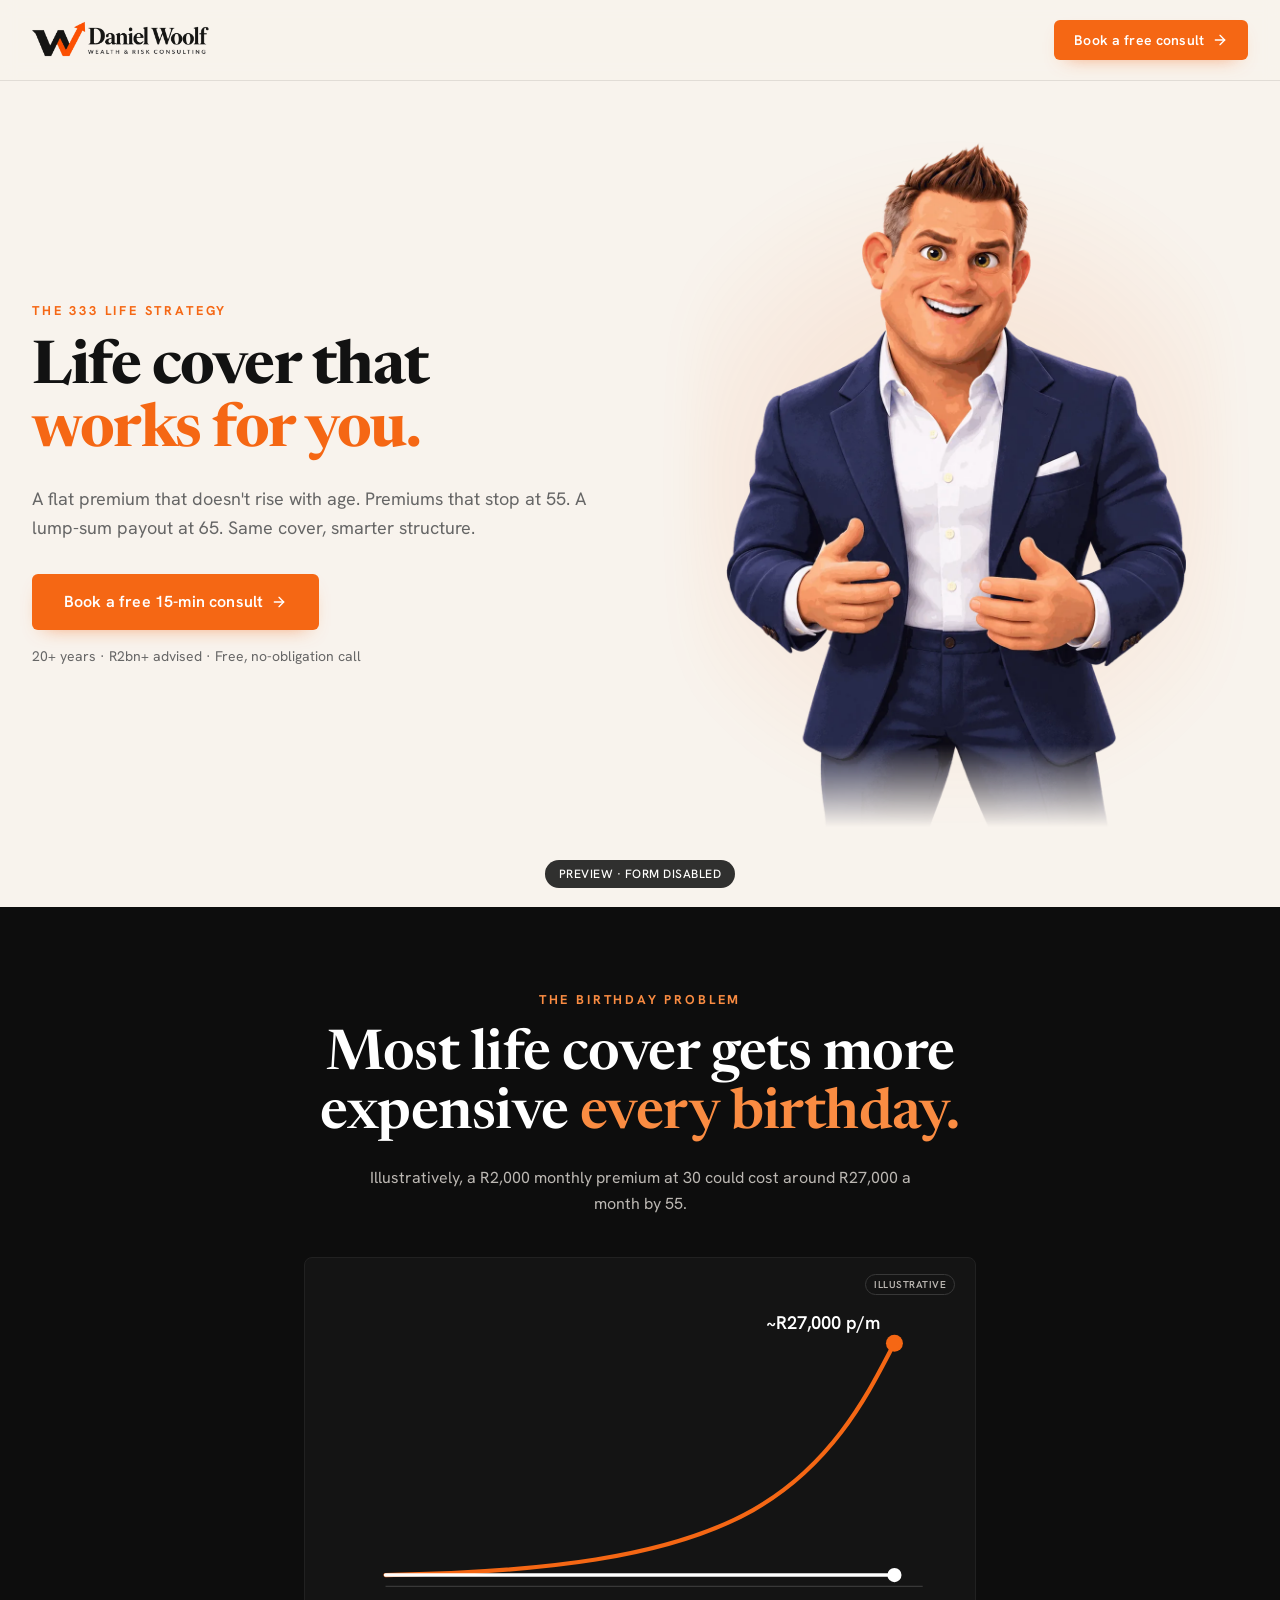
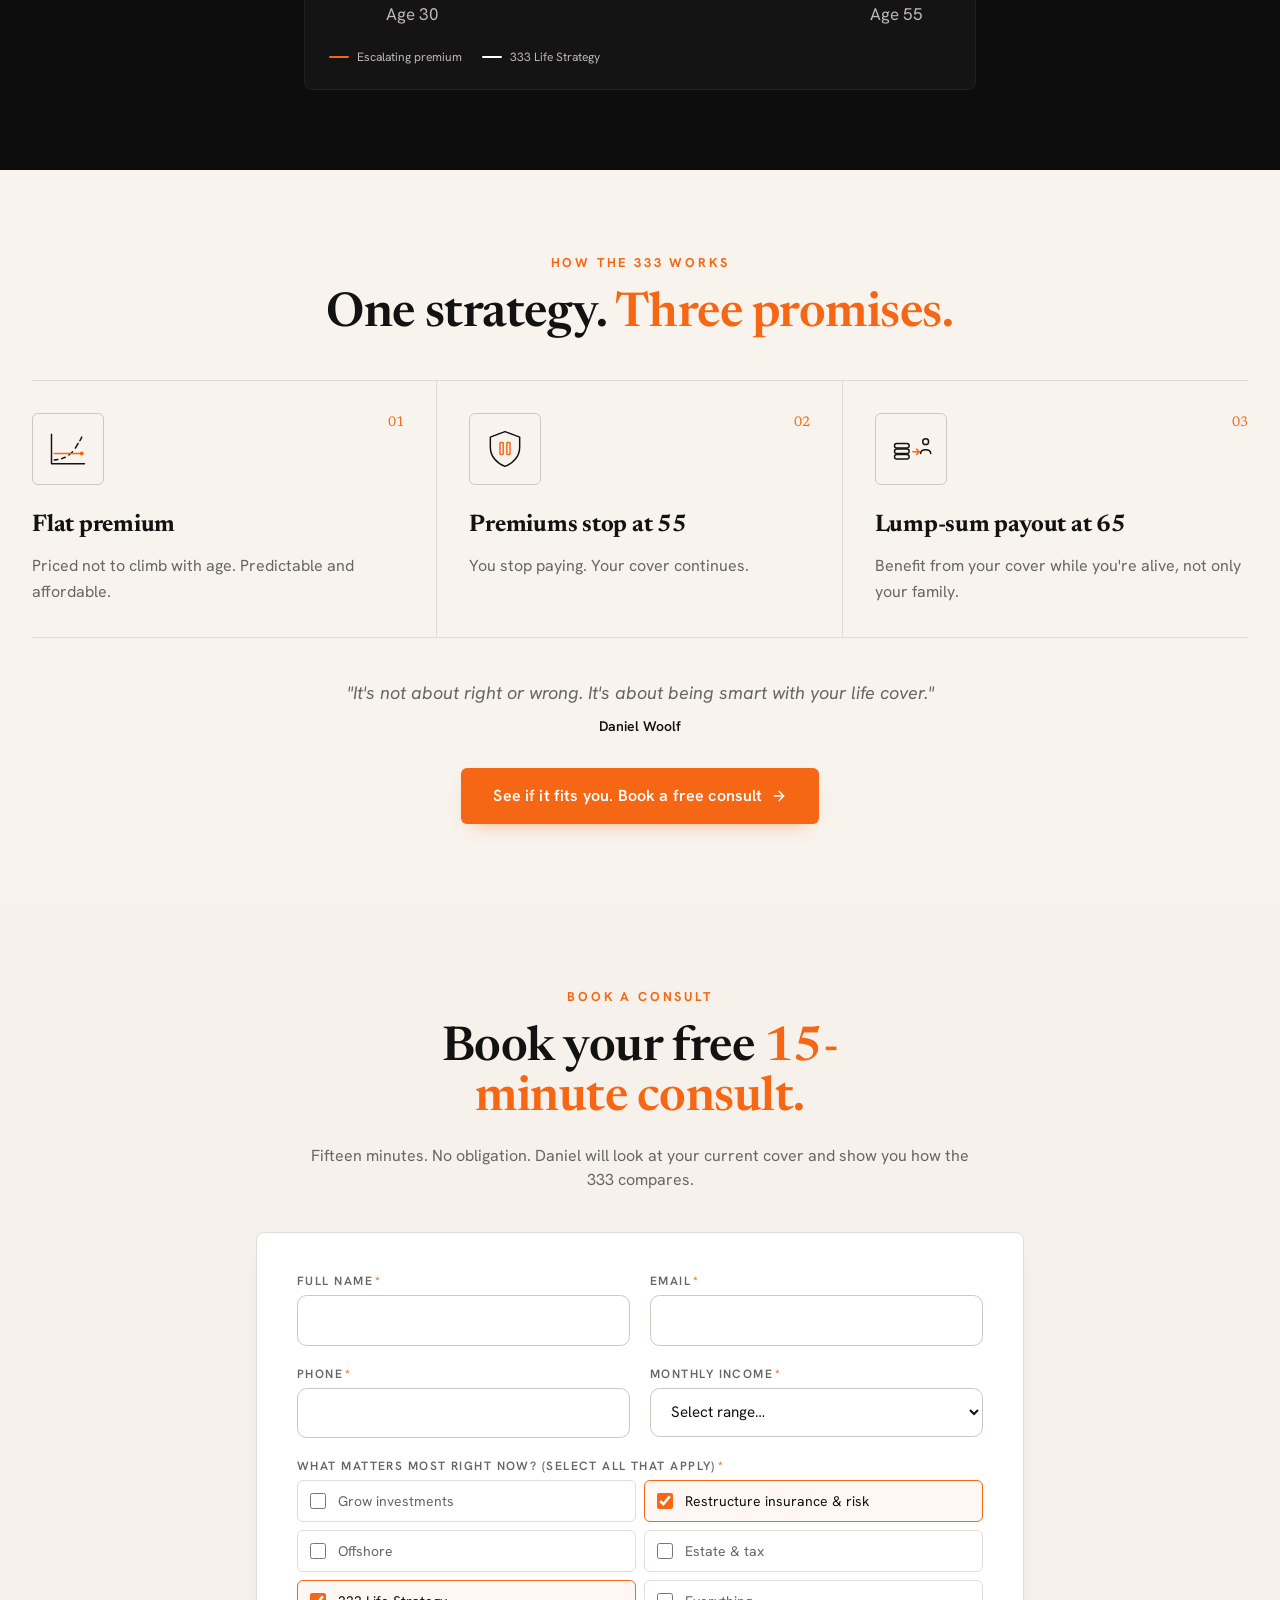
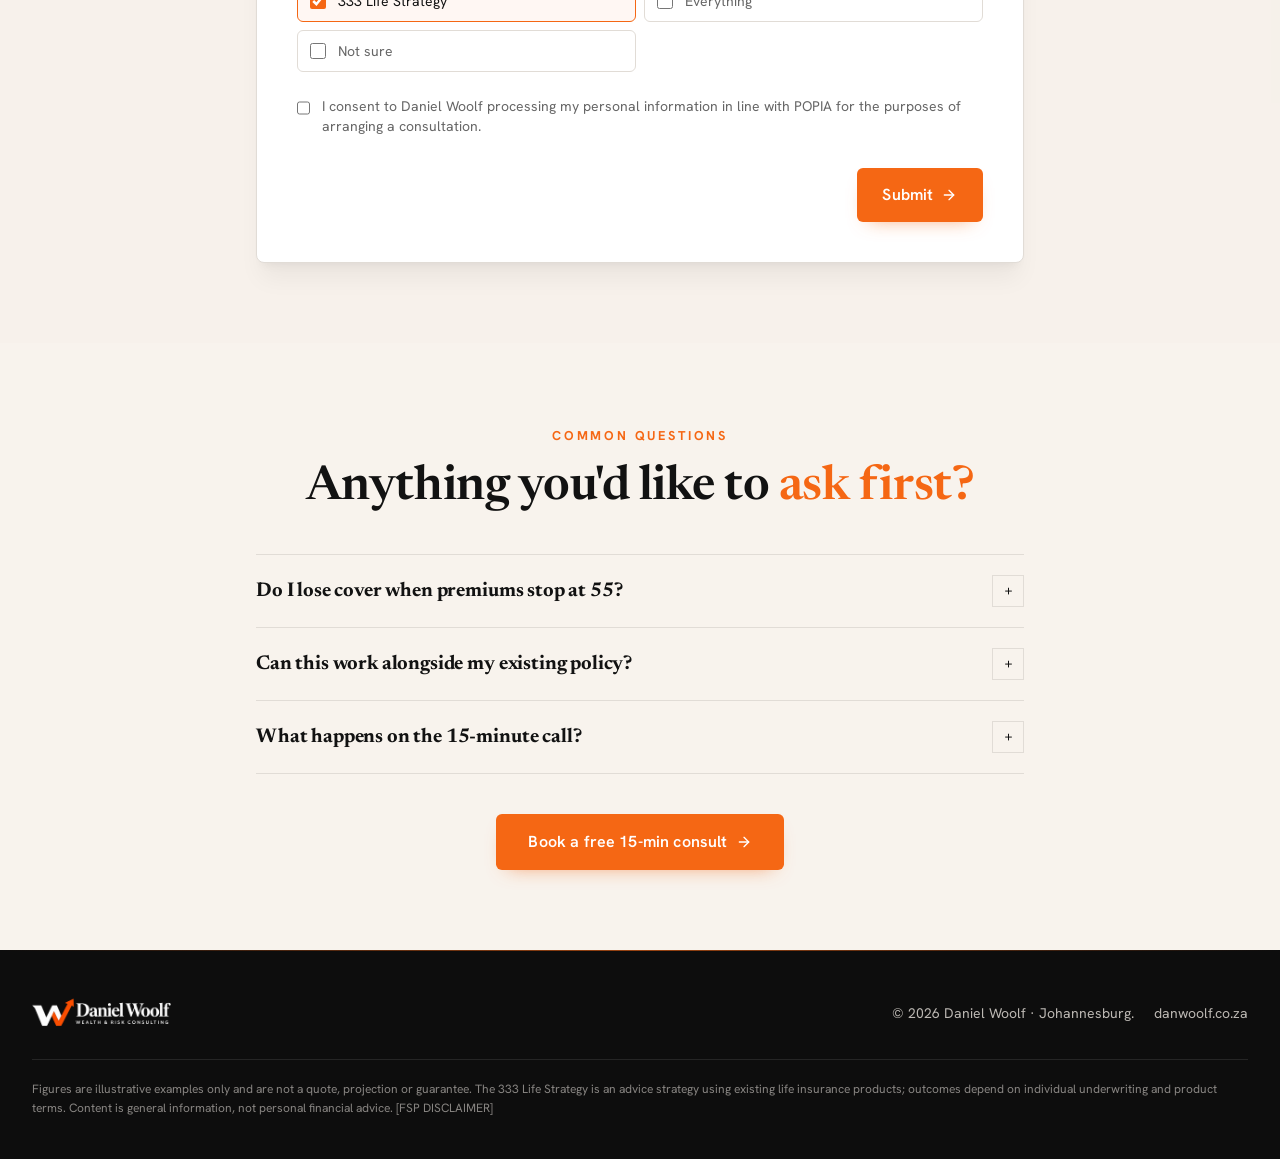
<file: 333-life.html>
<!DOCTYPE html><html lang="en"><head><meta charSet="utf-8"/><meta name="viewport" content="width=device-width, initial-scale=1"/><link rel="preload" as="image" href="logo.png"/><link rel="preload" as="image" href="logo-white.png"/><link rel="stylesheet" href="assets/styles-ipbeACje.css" data-precedence="default"/><link rel="stylesheet" href="https://fonts.googleapis.com/css2?family=Newsreader:ital,opsz,wght@0,6..72,500;0,6..72,600;0,6..72,700;1,6..72,500&amp;family=Hanken+Grotesk:wght@400;500;600;700&amp;display=swap" data-precedence="default"/><title>The 333 Life Strategy | Daniel Woolf, Johannesburg</title><meta name="theme-color" content="#0d0d0d"/><meta property="og:site_name" content="Daniel Woolf"/><meta name="twitter:card" content="summary_large_image"/><meta property="og:image:width" content="1200"/><meta property="og:image:height" content="630"/><meta name="description" content="A flat premium, premiums that stop at 55, and a lump-sum payout at 65. Book a free 15-minute consult with Daniel Woolf."/><meta name="robots" content="noindex, nofollow"/><meta property="og:title" content="The 333 Life Strategy | Daniel Woolf, Johannesburg"/><meta property="og:description" content="A flat premium, premiums that stop at 55, and a lump-sum payout at 65. Book a free 15-minute consult with Daniel Woolf."/><meta property="og:type" content="website"/><meta property="og:url" content="https://brimdigital111.github.io/DW-Preview/333-life.html"/><meta property="og:image" content="https://brimdigital111.github.io/DW-Preview/dan-333.png"/><meta name="twitter:title" content="The 333 Life Strategy | Daniel Woolf, Johannesburg"/><meta name="twitter:description" content="A flat premium, premiums that stop at 55, and a lump-sum payout at 65. Book a free 15-minute consult with Daniel Woolf."/><meta name="twitter:image" content="https://brimdigital111.github.io/DW-Preview/dan-333.png"/><link rel="icon" type="image/png" sizes="64x64" href="favicon.png"/><link rel="apple-touch-icon" sizes="180x180" href="apple-touch-icon.png"/><link rel="preconnect" href="https://fonts.googleapis.com"/><link rel="preconnect" href="https://fonts.gstatic.com" crossorigin="anonymous"/><link rel="preload" as="image" href="dan-333.webp" type="image/webp"/><link rel="stylesheet" href="preview.css"></head><body><!--$--><div class="min-h-screen overflow-x-hidden bg-background pb-20 md:pb-0"><style>
        .input {
          width: 100%;
          border-radius: 0.6rem;
          border: 1px solid var(--line-2);
          background: var(--card);
          padding: 0.8rem 1rem;
          font-size: 0.95rem;
          color: var(--heading);
          transition: border-color 0.2s ease, box-shadow 0.2s ease;
        }
        .input:focus { outline: none; border-color: var(--gold); box-shadow: 0 0 0 3px color-mix(in oklab, var(--gold) 22%, transparent); }
      </style><header class="sticky top-0 z-50 border-b border-border bg-background/95 backdrop-blur"><div class="mx-auto flex h-20 max-w-[1280px] items-center justify-between gap-4 px-5 sm:px-8"><a aria-label="Daniel Woolf home" href="index.html"><img src="logo.png" alt="Daniel Woolf, Wealth &amp; Risk Consulting" width="1200" height="379" decoding="async" class="h-12 w-auto sm:h-14 "/></a><a href="#book" class="btn-primary !py-2.5 !px-4 !text-sm sm:!px-5">Book a free consult <svg xmlns="http://www.w3.org/2000/svg" width="24" height="24" viewBox="0 0 24 24" fill="none" stroke="currentColor" stroke-width="2" stroke-linecap="round" stroke-linejoin="round" class="lucide lucide-arrow-right hidden size-4 sm:inline" aria-hidden="true"><path d="M5 12h14"></path><path d="m12 5 7 7-7 7"></path></svg></a></div></header><main><section id="top" class="relative overflow-hidden bg-background pt-10 pb-14 sm:pt-14 sm:pb-16 lg:pb-20"><div class="relative mx-auto grid max-w-[1280px] items-center gap-10 px-5 sm:px-8 lg:grid-cols-12 lg:gap-12"><div class="lg:col-span-6"><p class="eyebrow" style="opacity:0;transform:translateY(10px)">The 333 Life Strategy</p><h1 class="mt-4 text-balance font-display text-[2.5rem] font-bold leading-[1.05] tracking-tight text-foreground sm:text-5xl lg:text-6xl" style="opacity:0;transform:translateY(12px)">Life cover that <span class="gold-accent">works for you.</span></h1><p class="mt-5 max-w-xl text-base leading-relaxed text-muted-foreground sm:text-lg" style="opacity:0;transform:translateY(12px)">A flat premium that doesn&#x27;t rise with age. Premiums that stop at 55. A lump-sum payout at 65. Same cover, smarter structure.</p><div class="mt-8" style="opacity:0;transform:translateY(12px)"><a href="#book" class="btn-primary !h-14 w-full !px-8 !text-base sm:w-auto">Book a free 15-min consult<!-- --> <svg xmlns="http://www.w3.org/2000/svg" width="24" height="24" viewBox="0 0 24 24" fill="none" stroke="currentColor" stroke-width="2" stroke-linecap="round" stroke-linejoin="round" class="lucide lucide-arrow-right size-4" aria-hidden="true"><path d="M5 12h14"></path><path d="m12 5 7 7-7 7"></path></svg></a><p class="mt-4 text-xs text-muted-foreground sm:text-sm">20+ years · R2bn+ advised · Free, no-obligation call</p></div></div><div class="lg:col-span-6" style="opacity:0;transform:scale(0.96)"><div class="relative mx-auto w-full max-w-[340px] sm:max-w-[400px] lg:max-w-[460px]"><div aria-hidden="true" class="pointer-events-none absolute left-1/2 top-1/2 size-[115%] -translate-x-1/2 -translate-y-1/2 rounded-full" style="background:radial-gradient(circle at center, color-mix(in oklab, var(--gold) 16%, transparent) 0%, color-mix(in oklab, var(--gold) 6%, transparent) 45%, transparent 70%);filter:blur(18px)"></div><picture><source srcSet="dan-333.webp" type="image/webp"/><img src="dan-333.png" alt="3D illustration of Daniel Woolf" width="960" height="1440" loading="eager" fetchPriority="high" decoding="async" class="relative aspect-[2/3] w-full object-contain" style="mask-image:linear-gradient(to bottom, black 88%, transparent 100%);-webkit-mask-image:linear-gradient(to bottom, black 88%, transparent 100%)"/></picture></div></div></div></section><section class="relative overflow-hidden bg-ink-950 py-14 sm:py-16 lg:py-20"><style>
        .l333-line { stroke-dasharray: 620; stroke-dashoffset: 620; transition: stroke-dashoffset 1.8s cubic-bezier(.22,1,.36,1); }
        .l333-in .l333-line { stroke-dashoffset: 0; }
        .l333-dot { opacity: 0; transition: opacity .4s ease 1.6s; }
        .l333-in .l333-dot { opacity: 1; }
        @media (prefers-reduced-motion: reduce) {
          .l333-line { stroke-dashoffset: 0; transition: none; }
          .l333-dot { opacity: 1; transition: none; }
        }
      </style><div class="relative mx-auto max-w-[1280px] px-5 sm:px-8"><div style="transition-delay:0ms" class="reveal mx-auto max-w-3xl text-center"><p class="eyebrow-ondark">The birthday problem</p><h2 class="mt-4 text-balance font-display text-[2rem] font-semibold leading-[1.05] text-ondark sm:text-[2.5rem] lg:text-[3.5rem]">Most life cover gets more expensive <span class="gold-accent-ondark">every birthday.</span></h2><p class="mx-auto mt-5 max-w-xl text-base leading-relaxed text-ondark-muted">Illustratively, a R2,000 monthly premium at 30 could cost around R27,000 a month by 55.</p></div><div style="transition-delay:120ms" class="reveal mx-auto mt-10 max-w-2xl"><div class="relative rounded-lg border border-ink-800 bg-ink-900 p-5 sm:p-6 "><span class="absolute right-5 top-4 rounded-full border border-ink-700 px-2 py-0.5 text-[10px] font-semibold uppercase tracking-wider text-ondark-muted">Illustrative</span><svg viewBox="0 0 440 240" class="mt-4 w-full" role="img" aria-label="Illustrative chart: an escalating premium rises steeply from age 30 to around R27,000 a month at age 55, while the 333 Life Strategy stays flat"><line x1="40" y1="204" x2="420" y2="204" class="stroke-ink-700" stroke-width="1"></line><path d="M 40 196 C 150 194, 240 184, 300 150 S 385 60, 400 32" fill="none" class="l333-line stroke-primary" stroke-width="3" stroke-linecap="round"></path><circle cx="400" cy="32" r="6" class="l333-dot fill-primary"></circle><text x="390" y="22" text-anchor="end" class="l333-dot fill-ondark" font-size="13" font-weight="600">~R27,000 p/m</text><line x1="40" y1="196" x2="400" y2="196" class="stroke-ondark" stroke-width="2.5" stroke-linecap="round"></line><circle cx="400" cy="196" r="5" class="fill-ondark"></circle><text x="40" y="228" class="fill-ondark-muted" font-size="12">Age 30</text><text x="420" y="228" text-anchor="end" class="fill-ondark-muted" font-size="12">Age 55</text></svg><div class="mt-3 flex flex-wrap gap-5 text-xs text-ondark-muted"><span class="flex items-center gap-2"><span class="h-0.5 w-5 rounded bg-primary"></span>Escalating premium</span><span class="flex items-center gap-2"><span class="h-0.5 w-5 rounded bg-ondark"></span>333 Life Strategy</span></div></div></div></div></section><section class="bg-background py-14 sm:py-16 lg:py-20"><div class="mx-auto max-w-[1280px] px-5 sm:px-8"><div style="transition-delay:0ms" class="reveal mx-auto max-w-2xl text-center"><p class="eyebrow">How the 333 works</p><h2 class="mt-4 text-balance font-display text-[2rem] font-semibold leading-[1.05] text-foreground sm:text-[2.5rem] lg:text-[3rem]">One strategy. <span class="gold-accent">Three promises.</span></h2></div><div class="mt-10 grid divide-y divide-border border-y border-border md:grid-cols-3 md:divide-x md:divide-y-0"><div style="transition-delay:0ms" class="reveal group py-8 md:px-8 md:first:pl-0 md:last:pr-0"><div class="flex items-start justify-between"><span class="aicon-frame"><svg viewBox="0 0 48 48" class="aicon " aria-hidden="true" focusable="false"><polyline points="6,8 6,40 42,40" pathLength="1" class="d" style="--d:0s"></polyline><line x1="9" y1="36" x2="13" y2="35.5" pathLength="1" class="d" style="--d:0.07s"></line><line x1="17" y1="34.5" x2="21" y2="33" pathLength="1" class="d" style="--d:0.14s"></line><line x1="25" y1="30.5" x2="29" y2="27" pathLength="1" class="d" style="--d:0.21000000000000002s"></line><line x1="32" y1="23" x2="35" y2="18" pathLength="1" class="d" style="--d:0.28s"></line><line x1="37" y1="15" x2="39" y2="11" pathLength="1" class="d" style="--d:0.35000000000000003s"></line><line x1="9" y1="29" x2="39" y2="29" pathLength="1" class="d ac lift" style="--d:0.42000000000000004s"></line><circle cx="39" cy="29" r="2.2" pathLength="1" class="d fl" style="--d:0.49000000000000005s"></circle></svg></span><span class="font-display text-sm text-primary">0<!-- -->1</span></div><h3 class="mt-6 font-display text-2xl font-bold text-foreground">Flat premium</h3><p class="mt-3 text-base leading-relaxed text-muted-foreground">Priced not to climb with age. Predictable and affordable.</p></div><div style="transition-delay:100ms" class="reveal group py-8 md:px-8 md:first:pl-0 md:last:pr-0"><div class="flex items-start justify-between"><span class="aicon-frame"><svg viewBox="0 0 48 48" class="aicon " aria-hidden="true" focusable="false"><path d="M24 5 L40 11 V22 C40 32 33 39.5 24 43 C15 39.5 8 32 8 22 V11 Z" pathLength="1" class="d" style="--d:0s"></path><rect x="18.5" y="17" width="3.5" height="13" rx="0.8" pathLength="1" class="d ac lift" style="--d:0.07s"></rect><rect x="26" y="17" width="3.5" height="13" rx="0.8" pathLength="1" class="d ac lift" style="--d:0.14s"></rect></svg></span><span class="font-display text-sm text-primary">0<!-- -->2</span></div><h3 class="mt-6 font-display text-2xl font-bold text-foreground">Premiums stop at 55</h3><p class="mt-3 text-base leading-relaxed text-muted-foreground">You stop paying. Your cover continues.</p></div><div style="transition-delay:200ms" class="reveal group py-8 md:px-8 md:first:pl-0 md:last:pr-0"><div class="flex items-start justify-between"><span class="aicon-frame"><svg viewBox="0 0 48 48" class="aicon " aria-hidden="true" focusable="false"><rect x="6" y="30" width="16" height="5" rx="2.5" pathLength="1" class="d" style="--d:0s"></rect><rect x="6" y="24" width="16" height="5" rx="2.5" pathLength="1" class="d" style="--d:0.07s"></rect><rect x="6" y="18" width="16" height="5" rx="2.5" pathLength="1" class="d" style="--d:0.14s"></rect><line x1="26" y1="27" x2="33" y2="27" pathLength="1" class="d ac lift" style="--d:0.21000000000000002s"></line><polyline points="30,24 33,27 30,30" pathLength="1" class="d ac lift" style="--d:0.28s"></polyline><circle cx="40" cy="16" r="3.2" pathLength="1" class="d" style="--d:0.35000000000000003s"></circle><path d="M34.5 29 C34.5 23.5 45.5 23.5 45.5 29" pathLength="1" class="d" style="--d:0.42000000000000004s"></path></svg></span><span class="font-display text-sm text-primary">0<!-- -->3</span></div><h3 class="mt-6 font-display text-2xl font-bold text-foreground">Lump-sum payout at 65</h3><p class="mt-3 text-base leading-relaxed text-muted-foreground">Benefit from your cover while you&#x27;re alive, not only your family.</p></div></div><div style="transition-delay:150ms" class="reveal mx-auto mt-10 max-w-2xl text-center"><blockquote class="text-base italic leading-relaxed text-muted-foreground sm:text-lg">&quot;It&#x27;s not about right or wrong. It&#x27;s about being smart with your life cover.&quot;<footer class="mt-2 text-sm not-italic font-semibold text-foreground">Daniel Woolf</footer></blockquote><a href="#book" class="btn-primary mt-8 !h-14 w-full !px-8 !text-base sm:w-auto">See if it fits you. Book a free consult<!-- --> <svg xmlns="http://www.w3.org/2000/svg" width="24" height="24" viewBox="0 0 24 24" fill="none" stroke="currentColor" stroke-width="2" stroke-linecap="round" stroke-linejoin="round" class="lucide lucide-arrow-right size-4" aria-hidden="true"><path d="M5 12h14"></path><path d="m12 5 7 7-7 7"></path></svg></a></div></div></section><section id="book" class="bg-secondary/20 py-14 sm:py-16 lg:py-20"><div class="mx-auto max-w-[1280px] px-5 sm:px-8"><div style="transition-delay:0ms" class="reveal mx-auto max-w-2xl text-center"><p class="eyebrow whitespace-nowrap">Book a consult</p><h2 class="mt-4 font-display text-[2rem] font-semibold leading-[1.05] text-foreground sm:text-[2.5rem] lg:text-[3rem] text-balance">Book your free <span class="gold-accent">15-minute consult.</span></h2><p class="mt-5 text-base text-muted-foreground">Fifteen minutes. No obligation. Daniel will look at your current cover and show you how the 333 compares.</p></div><div style="transition-delay:120ms" class="reveal mx-auto mt-10 max-w-3xl"><form class="rounded-lg border border-border bg-card p-6 shadow-xl shadow-black/5 sm:p-10"><input type="hidden" readOnly="" name="source" value="333-life"/><div class="grid gap-5 sm:grid-cols-2"><label class="block "><span class="mb-1.5 block text-xs font-semibold uppercase tracking-[0.12em] text-muted-foreground">Full name<span class="ml-0.5 text-primary">*</span></span><input required="" class="input" autoComplete="name" value=""/></label><label class="block "><span class="mb-1.5 block text-xs font-semibold uppercase tracking-[0.12em] text-muted-foreground">Email<span class="ml-0.5 text-primary">*</span></span><input required="" type="email" class="input" autoComplete="email" value=""/></label><label class="block "><span class="mb-1.5 block text-xs font-semibold uppercase tracking-[0.12em] text-muted-foreground">Phone<span class="ml-0.5 text-primary">*</span></span><input required="" type="tel" class="input" autoComplete="tel" value=""/></label><label class="block "><span class="mb-1.5 block text-xs font-semibold uppercase tracking-[0.12em] text-muted-foreground">Monthly income<span class="ml-0.5 text-primary">*</span></span><select required="" class="input"><option value="" disabled="" selected="">Select range…</option><option value="high">R130,000+ / month</option><option value="mid">R50,000 to R130,000 / month</option><option value="low">Under R50,000 / month</option></select></label><label class="block sm:col-span-2"><span class="mb-1.5 block text-xs font-semibold uppercase tracking-[0.12em] text-muted-foreground">What matters most right now? (select all that apply)<span class="ml-0.5 text-primary">*</span></span><div class="grid gap-2 sm:grid-cols-2"><label class="flex cursor-pointer items-center gap-3 rounded-md border px-3 py-2.5 text-sm transition-colors border-border text-muted-foreground hover:border-primary/50"><input type="checkbox" class="size-4 accent-primary"/><span>Grow investments</span></label><label class="flex cursor-pointer items-center gap-3 rounded-md border px-3 py-2.5 text-sm transition-colors border-primary bg-primary/5 text-foreground"><input type="checkbox" class="size-4 accent-primary" checked=""/><span>Restructure insurance &amp; risk</span></label><label class="flex cursor-pointer items-center gap-3 rounded-md border px-3 py-2.5 text-sm transition-colors border-border text-muted-foreground hover:border-primary/50"><input type="checkbox" class="size-4 accent-primary"/><span>Offshore</span></label><label class="flex cursor-pointer items-center gap-3 rounded-md border px-3 py-2.5 text-sm transition-colors border-border text-muted-foreground hover:border-primary/50"><input type="checkbox" class="size-4 accent-primary"/><span>Estate &amp; tax</span></label><label class="flex cursor-pointer items-center gap-3 rounded-md border px-3 py-2.5 text-sm transition-colors border-primary bg-primary/5 text-foreground"><input type="checkbox" class="size-4 accent-primary" checked=""/><span>333 Life Strategy</span></label><label class="flex cursor-pointer items-center gap-3 rounded-md border px-3 py-2.5 text-sm transition-colors border-border text-muted-foreground hover:border-primary/50"><input type="checkbox" class="size-4 accent-primary"/><span>Everything</span></label><label class="flex cursor-pointer items-center gap-3 rounded-md border px-3 py-2.5 text-sm transition-colors border-border text-muted-foreground hover:border-primary/50"><input type="checkbox" class="size-4 accent-primary"/><span>Not sure</span></label></div></label></div><label class="mt-6 flex items-start gap-3 text-sm text-muted-foreground"><input type="checkbox" required="" class="mt-1 size-4 accent-primary"/><span>I consent to Daniel Woolf processing my personal information in line with POPIA for the purposes of arranging a consultation.</span></label><div class="mt-8 flex justify-end"><button type="submit" class="btn-primary disabled:opacity-60 disabled:cursor-not-allowed">Submit <svg xmlns="http://www.w3.org/2000/svg" width="24" height="24" viewBox="0 0 24 24" fill="none" stroke="currentColor" stroke-width="2" stroke-linecap="round" stroke-linejoin="round" class="lucide lucide-arrow-right size-4" aria-hidden="true"><path d="M5 12h14"></path><path d="m12 5 7 7-7 7"></path></svg></button></div></form></div></div></section><section id="faq" class="bg-background py-14 sm:py-16 lg:py-20"><div class="mx-auto max-w-[1280px] px-5 sm:px-8"><div style="transition-delay:0ms" class="reveal mx-auto max-w-2xl text-center"><p class="eyebrow whitespace-nowrap">Common questions</p><h2 class="mt-4 text-balance font-display text-[2rem] font-semibold leading-[1.05] text-foreground sm:text-[2.5rem] lg:text-[3rem]">Anything you&#x27;d like to <span class="gold-accent">ask first?</span></h2></div><div style="transition-delay:100ms" class="reveal mx-auto mt-10 max-w-3xl divide-y divide-border border-y border-border"><div><h3 class="m-0"><button type="button" aria-expanded="false" aria-controls="faq-panel-0" class="flex w-full items-center justify-between gap-6 py-5 text-left"><span class="font-display text-lg font-bold text-foreground sm:text-xl">Do I lose cover when premiums stop at 55?</span><span class="grid size-8 shrink-0 place-items-center border border-border text-foreground" aria-hidden="true"><span class="text-lg leading-none transition-transform duration-300 ">+</span></span></button></h3><div id="faq-panel-0" class="grid overflow-hidden transition-[grid-template-rows] duration-300 grid-rows-[0fr]"><div class="min-h-0"><p class="max-w-2xl pb-6 text-base leading-relaxed text-muted-foreground sm:text-[17px]">No. Your premiums stop, but your cover continues.</p></div></div></div><div><h3 class="m-0"><button type="button" aria-expanded="false" aria-controls="faq-panel-1" class="flex w-full items-center justify-between gap-6 py-5 text-left"><span class="font-display text-lg font-bold text-foreground sm:text-xl">Can this work alongside my existing policy?</span><span class="grid size-8 shrink-0 place-items-center border border-border text-foreground" aria-hidden="true"><span class="text-lg leading-none transition-transform duration-300 ">+</span></span></button></h3><div id="faq-panel-1" class="grid overflow-hidden transition-[grid-template-rows] duration-300 grid-rows-[0fr]"><div class="min-h-0"><p class="max-w-2xl pb-6 text-base leading-relaxed text-muted-foreground sm:text-[17px]">Often, yes. Daniel reviews what you already have and shows you where the 333 could improve it.</p></div></div></div><div><h3 class="m-0"><button type="button" aria-expanded="false" aria-controls="faq-panel-2" class="flex w-full items-center justify-between gap-6 py-5 text-left"><span class="font-display text-lg font-bold text-foreground sm:text-xl">What happens on the 15-minute call?</span><span class="grid size-8 shrink-0 place-items-center border border-border text-foreground" aria-hidden="true"><span class="text-lg leading-none transition-transform duration-300 ">+</span></span></button></h3><div id="faq-panel-2" class="grid overflow-hidden transition-[grid-template-rows] duration-300 grid-rows-[0fr]"><div class="min-h-0"><p class="max-w-2xl pb-6 text-base leading-relaxed text-muted-foreground sm:text-[17px]">A relaxed, no-obligation conversation about your current cover and whether the 333 is a fit. No pressure, no product pitch.</p></div></div></div></div><div style="transition-delay:150ms" class="reveal mt-10 text-center"><a href="#book" class="btn-primary !h-14 w-full !px-8 !text-base sm:w-auto">Book a free 15-min consult<!-- --> <svg xmlns="http://www.w3.org/2000/svg" width="24" height="24" viewBox="0 0 24 24" fill="none" stroke="currentColor" stroke-width="2" stroke-linecap="round" stroke-linejoin="round" class="lucide lucide-arrow-right size-4" aria-hidden="true"><path d="M5 12h14"></path><path d="m12 5 7 7-7 7"></path></svg></a></div></div></section></main><footer class="relative overflow-hidden bg-ink-950 text-ondark-muted"><div class="h-px bg-gradient-to-r from-transparent via-primary/60 to-transparent"></div><div class="mx-auto max-w-[1280px] px-5 py-8 sm:px-8 sm:py-10"><div class="flex flex-col gap-4 sm:flex-row sm:items-center sm:justify-between"><img src="logo-white.png" alt="Daniel Woolf, Wealth &amp; Risk Consulting" width="1200" height="379" decoding="async" class="h-12 w-auto sm:h-14 !h-10 sm:!h-11"/><div class="flex flex-wrap items-center gap-x-5 gap-y-2 text-sm"><p>© <!-- -->2026<!-- --> Daniel Woolf · Johannesburg.</p><a class="transition-colors hover:text-primary" href="index.html">danwoolf.co.za</a></div></div><p class="mt-6 border-t border-white/10 pt-5 text-xs leading-relaxed text-ondark-muted/70">Figures are illustrative examples only and are not a quote, projection or guarantee. The 333 Life Strategy is an advice strategy using existing life insurance products; outcomes depend on individual underwriting and product terms. Content is general information, not personal financial advice. [FSP DISCLAIMER]</p></div></footer><div aria-hidden="true" class="fixed inset-x-0 bottom-0 z-40 border-t border-border bg-card/95 p-3 pb-[max(0.75rem,env(safe-area-inset-bottom))] shadow-[0_-10px_30px_-20px_rgba(0,0,0,0.35)] backdrop-blur transition-transform duration-300 md:hidden translate-y-full pointer-events-none"><a href="#book" tabindex="-1" class="btn-primary !h-13 w-full !text-base">Book a free 15-min consult <svg xmlns="http://www.w3.org/2000/svg" width="24" height="24" viewBox="0 0 24 24" fill="none" stroke="currentColor" stroke-width="2" stroke-linecap="round" stroke-linejoin="round" class="lucide lucide-arrow-right size-4" aria-hidden="true"><path d="M5 12h14"></path><path d="m12 5 7 7-7 7"></path></svg></a></div></div><!--/$--><script src="preview.js" defer></script></body></html>
</file>
<file: preview.css>
/* Preview-only overrides: this snapshot runs without the React runtime. */
[style*="opacity:0"], [style*="opacity: 0"] { opacity: 1 !important; transform: none !important; }
.preview-note { position: fixed; left: 50%; bottom: 12px; z-index: 90; transform: translateX(-50%); background: #0d0d0d; color: #fff; font: 500 12px/1 "Hanken Grotesk", system-ui, sans-serif; letter-spacing: .04em; padding: 8px 14px; border-radius: 999px; opacity: .85; pointer-events: none; }
@media (max-width: 767px) { .preview-note { bottom: auto; top: 72px; } }
.pv-drawer { position: fixed; inset: 0; z-index: 80; display: none; }
.pv-drawer.open { display: block; }
.pv-drawer .pv-bg { position: absolute; inset: 0; background: rgb(0 0 0 / .5); }
.pv-drawer .pv-panel { position: absolute; right: 0; top: 0; height: 100%; width: 280px; background: #fff; padding: 24px; display: flex; flex-direction: column; gap: 18px; font: 500 16px/1.2 "Hanken Grotesk", system-ui, sans-serif; }
.pv-drawer .pv-panel a { color: #121212; text-decoration: none; }
.pv-drawer .pv-close { align-self: flex-end; background: none; border: 0; font-size: 22px; line-height: 1; cursor: pointer; }
</file>
